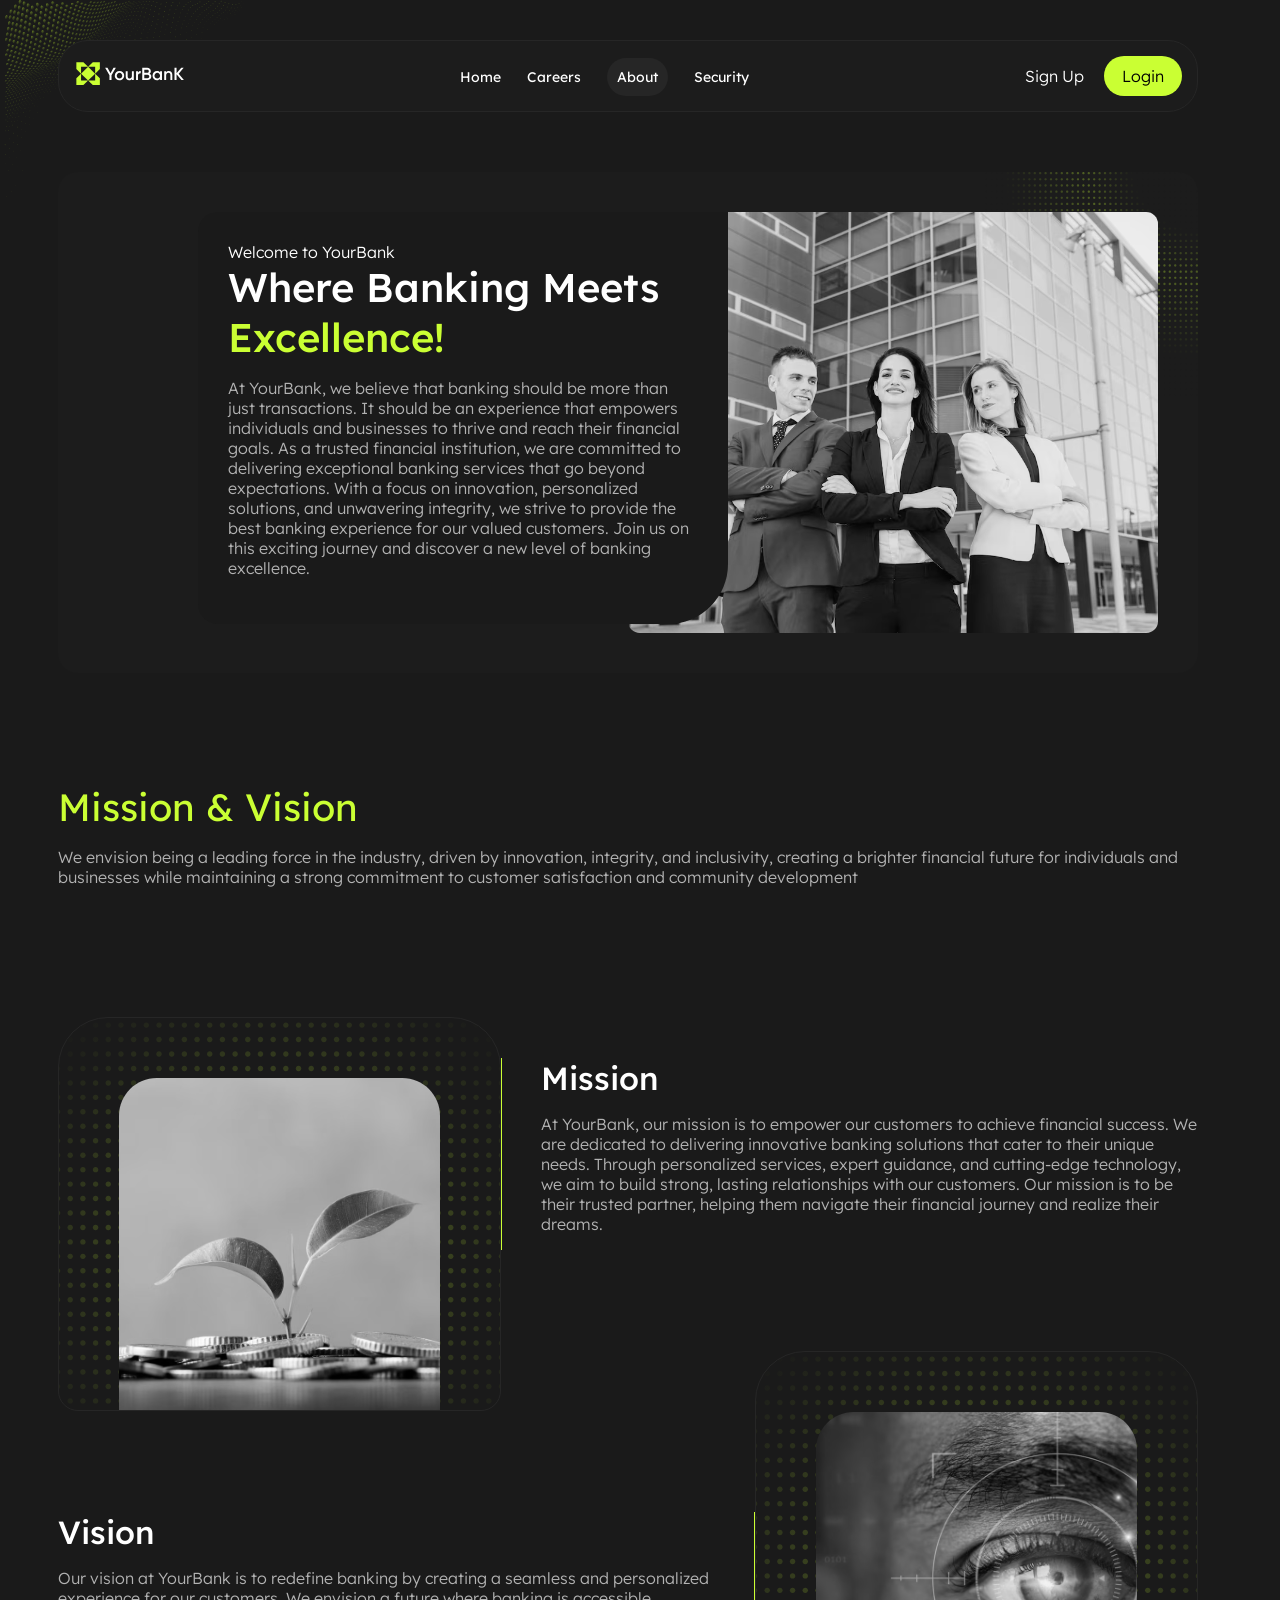
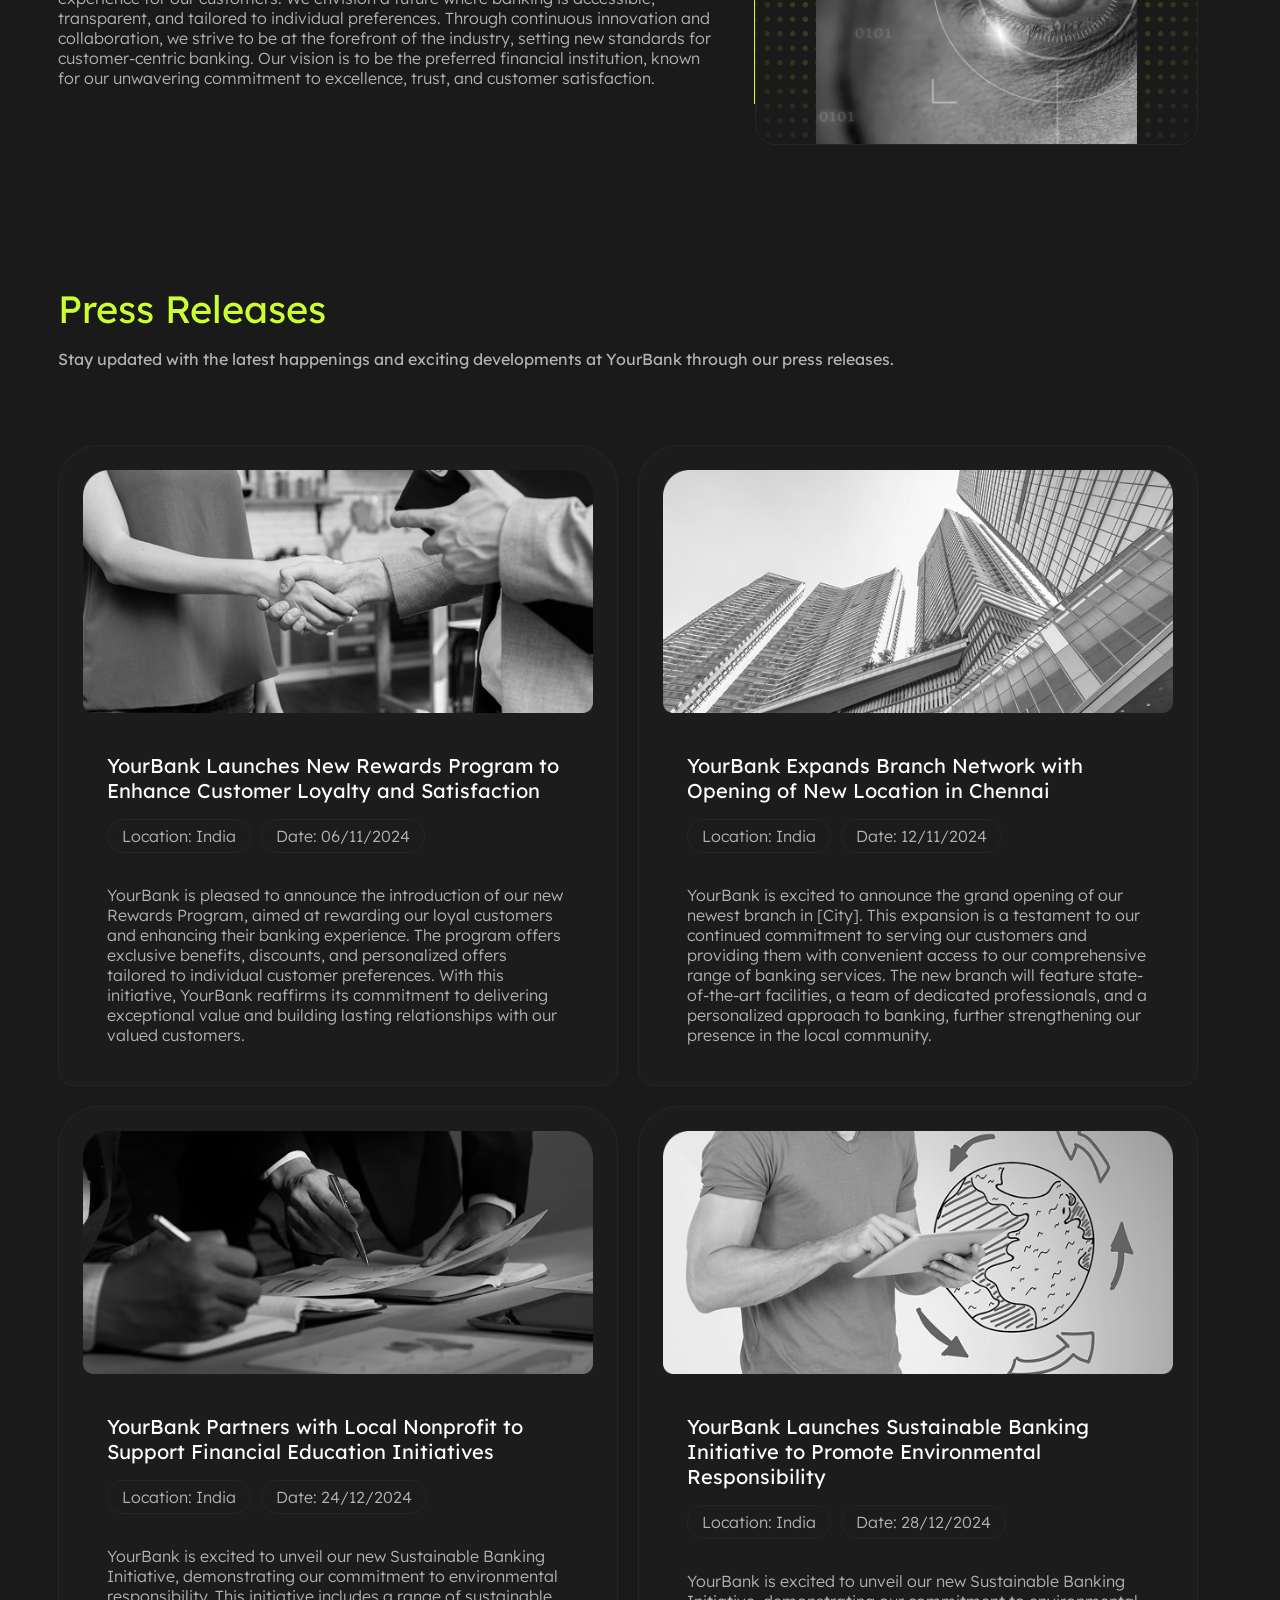
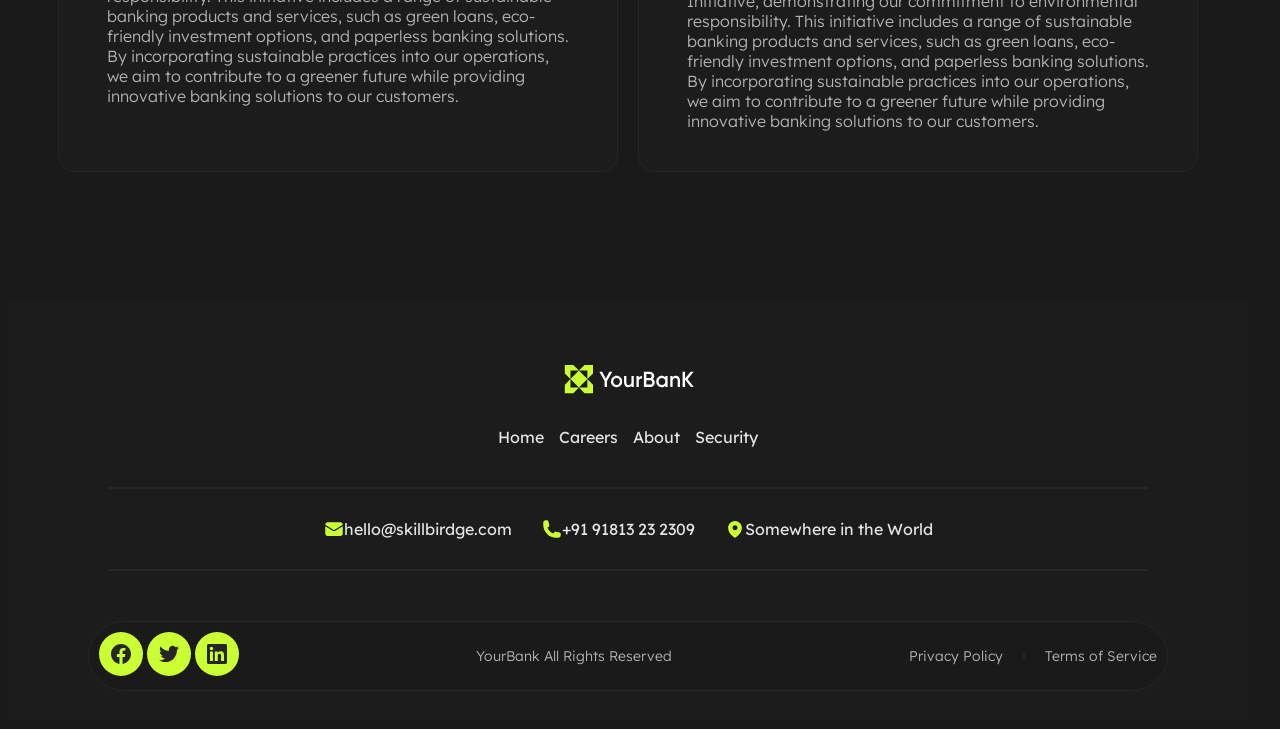
<file: about.html>
<!DOCTYPE html>
<html lang="en">
<head>
    <meta charset="UTF-8">
    <meta name="viewport" content="width=device-width, initial-scale=1.0">
    <title>Your Bank</title>
    <link rel="stylesheet" href="./css/style.css">
    <link rel="preconnect" href="https://fonts.googleapis.com">
    <link rel="preconnect" href="https://fonts.gstatic.com" crossorigin>
    <link href="https://fonts.googleapis.com/css2?family=Lexend:wght@100..900&display=swap" rel="stylesheet">
    <link rel="stylesheet" href="https://cdnjs.cloudflare.com/ajax/libs/font-awesome/6.5.0/css/all.min.css">
</head>
<body>
    
    <div class="container">
        <header class="header">
            <div class="header-inner">
                <a class="logo" href="./index.html">
                    <img src="./images/Logo.svg" width="110px" alt="Your Bank">
                </a>
                <nav class="header-menu" aria-label="main navigation">
                    <ul class="header-menu-list ">
                        <li class="header-menu-close">
                            <button class="header-menu-close-btn">
                                <img src="./icon/close-icon.svg" alt="">
                            </button>
                        </li>
                        <li class="header-menu-item">
                            <a class="header-menu-link" href="./index.html">Home</a>
                        </li>
                        <li class="header-menu-item">
                            <a class="header-menu-link" href="./careers.html">Careers</a>
                        </li>
                        <li class="header-menu-item">
                            <a class="header-menu-link is-current" href="./about.html">About</a>
                        </li>
                        <li class="header-menu-item">
                            <a class="header-menu-link" href="./security.html">Security</a>
                        </li>
                        <li class="mobile-menu-item">
                            <a class="header-menu-link sign-up" href="./sign-up.html">Sign Up</a>
                        </li>
                        <li class="mobile-menu-item">
                            <a class="header-menu-link login" href="./login.html">Login</a>
                        </li>
                    </ul>
                </nav>
                <div class="header-button">
                    <a class="sign-up" href="./sign-up.html">Sign Up</a>
                    <a class="login" href="./login.html">Login</a>
                </div>
                <button class="menu-btn" type="button">
                    <span></span>
                    <span></span>
                    <span></span>
                </button>
            </div>
        </header>

        <section class="hero-careers">
            <div class="hero-text">
                <span>Welcome to YourBank</span>
                <h1>Where Banking Meets <span>Excellence!</span></h1>
                <p>At YourBank, we believe that banking should be more than just transactions. It should be an experience that empowers individuals and businesses to thrive and reach their financial goals. As a trusted financial institution, we are committed to delivering exceptional banking services that go beyond expectations. With a focus on innovation, personalized solutions, and unwavering integrity, we strive to provide the best banking experience for our valued customers. Join us on this exciting journey and discover a new level of banking excellence.</p>
            </div>
            <img class="hero-image" src="./images/Image-hero-about.svg" alt="" width="60%">
        </section>

        <section class="mission">
            <h2>Mission & Vision</h2>
            <p>We envision being a leading force in the industry, driven by innovation, integrity, and inclusivity, creating a brighter financial future for individuals and businesses while maintaining a strong commitment to customer satisfaction and community development</p>
            <div class="lending">
                <div class="image mission">
                    <img src="./images/lending-image-1.svg" alt="">
                </div>
                <div class="info hr-1">
                    <h3>Mission</h3>
                    <p>At YourBank, our mission is to empower our customers to achieve financial success. We are dedicated to delivering innovative banking solutions that cater to their unique needs. Through personalized services, expert guidance, and cutting-edge technology, we aim to build strong, lasting relationships with our customers. Our mission is to be their trusted partner, helping them navigate their financial journey and realize their dreams.</p>
                </div>
            </div>
            <div class="lending">
                <div class="image vision">
                    <img src="./images/lending-image-2.svg" alt="">
                </div>
                <div class="info hr-2">
                    <h3>Vision</h3>
                    <p>Our vision at YourBank is to redefine banking by creating a seamless and personalized experience for our customers. We envision a future where banking is accessible, transparent, and tailored to individual preferences. Through continuous innovation and collaboration, we strive to be at the forefront of the industry, setting new standards for customer-centric banking. Our vision is to be the preferred financial institution, known for our unwavering commitment to excellence, trust, and customer satisfaction.</p>
                </div>
            </div>
        </section>

        <section class="releases">
            <h2>Press Releases</h2>
            <p>Stay updated with the latest happenings and exciting developments at YourBank through our press releases.</p>
            <div class="blocks">
                <div class="block">
                    <img src="./images/releases-Image-1.png" alt="">
                    <h3>YourBank Launches New Rewards Program to Enhance Customer Loyalty and Satisfaction</h3>
                    <div class="location">
                        <p>Location: India</p>
                        <p>Date: 06/11/2024</p>
                    </div>
                    <p>YourBank is pleased to announce the introduction of our new Rewards Program, aimed at rewarding our loyal customers and enhancing their banking experience. The program offers exclusive benefits, discounts, and personalized offers tailored to individual customer preferences. With this initiative, YourBank reaffirms its commitment to delivering exceptional value and building lasting relationships with our valued customers.</p>
                </div>
                <div class="block">
                    <img src="./images/releases-Image-2.png" alt="">
                    <h3>YourBank Expands Branch Network with Opening of New Location in Chennai</h3>
                    <div class="location">
                        <p>Location: India</p>
                        <p>Date: 12/11/2024</p>
                    </div>
                    <p>YourBank is excited to announce the grand opening of our newest branch in [City]. This expansion is a testament to our continued commitment to serving our customers and providing them with convenient access to our comprehensive range of banking services. The new branch will feature state-of-the-art facilities, a team of dedicated professionals, and a personalized approach to banking, further strengthening our presence in the local community.</p>
                </div>
                <div class="block">
                    <img src="./images/releases-Image-3.png" alt="">
                    <h3>YourBank Partners with Local Nonprofit to Support Financial Education Initiatives</h3>
                    <div class="location">
                        <p>Location: India</p>
                        <p>Date: 24/12/2024</p>
                    </div>
                    <p>YourBank is excited to unveil our new Sustainable Banking Initiative, demonstrating our commitment to environmental responsibility. This initiative includes a range of sustainable banking products and services, such as green loans, eco-friendly investment options, and paperless banking solutions. By incorporating sustainable practices into our operations, we aim to contribute to a greener future while providing innovative banking solutions to our customers.</p>
                </div>
                <div class="block">
                    <img src="./images/releases-Image-4.png" alt="">
                    <h3>YourBank Launches Sustainable Banking Initiative to Promote Environmental Responsibility</h3>
                    <div class="location">
                        <p>Location: India</p>
                        <p>Date: 28/12/2024</p>
                    </div>
                    <p>YourBank is excited to unveil our new Sustainable Banking Initiative, demonstrating our commitment to environmental responsibility. This initiative includes a range of sustainable banking products and services, such as green loans, eco-friendly investment options, and paperless banking solutions. By incorporating sustainable practices into our operations, we aim to contribute to a greener future while providing innovative banking solutions to our customers.</p>
                </div>
            </div>
        </section>
    </div>

    <footer class="footer-container">
        <img src="./images/Logo.svg" width="132" height="35" alt="">
        <nav class="footer-menu" aria-label="footer navigation">
            <ul class="footer-menu-list">
                <li class="footer-menu-item">
                    <a class="footer-menu-link" href="./index.html">Home</a>
                </li>
                <li class="footer-menu-item">
                    <a class="footer-menu-link" href="./careers.html">Careers</a>
                </li>
                <li class="footer-menu-item">
                    <a class="footer-menu-link" href="./about.html">About</a>
                </li>
                <li class="footer-menu-item">
                    <a class="footer-menu-link" href="./security.html">Security</a>
                </li>
            </ul>
        </nav>
        <hr class="product-hr">
        <div class="address">
            <div class="address-item">
                <img src="./icon/Icon-footer-1.svg" alt="">
                <a href="#">hello@skillbirdge.com</a>
            </div>
            <div class="address-item">
                <img src="./icon/Icon-footer-2.svg" alt="">
                <a href="#">+91 91813 23 2309</a>
            </div>
            <div class="address-item">
                <img src="./icon/Icon-footer-3.svg" alt="">
                <a href="#">Somewhere in the World</a>
            </div>
        </div>
        <hr class="product-hr">
        <div class="sites">
            <div class="site">
                <a href="https://facebook.com" target="_blank">
                    <img src="./icon/Button-site-1.svg" alt="" width="44" height="44">
                </a>
                <a href="https://twitter.com" target="_blank">
                    <img src="./icon/Button-site-2.svg" alt="" width="44" height="44">
                </a>
                <a href="https://linkedin.com" target="_blank">
                    <img src="./icon/Button-site-3.svg" alt="" width="44" height="44">
                </a>
            </div>
            <p>YourBank All Rights Reserved</p>
            <div class="info">
                <p>Privacy Policy</p>
                <hr class="product-hr">
                <p>Terms of Service</p>
            </div>
        </div>
    </footer>
    <script src="./js/main.js" defer></script>
</body>
</html>
</file>
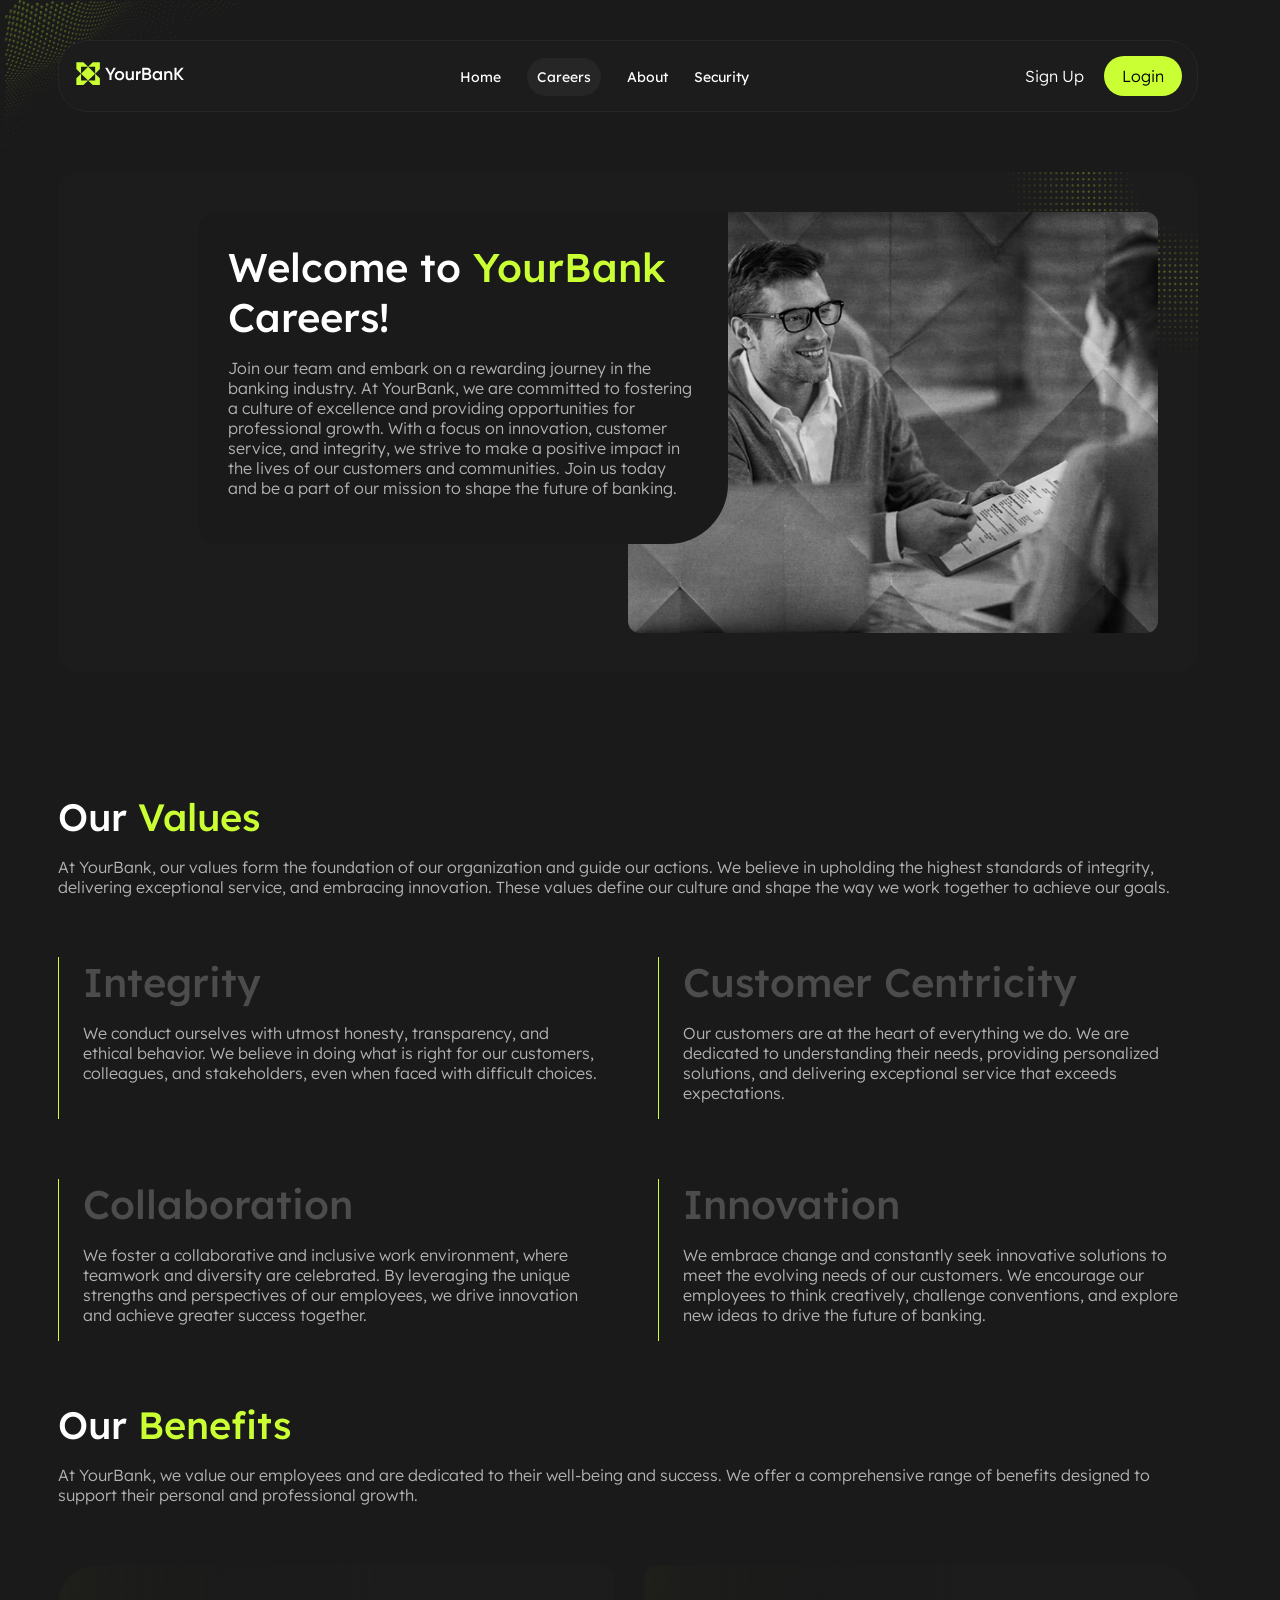
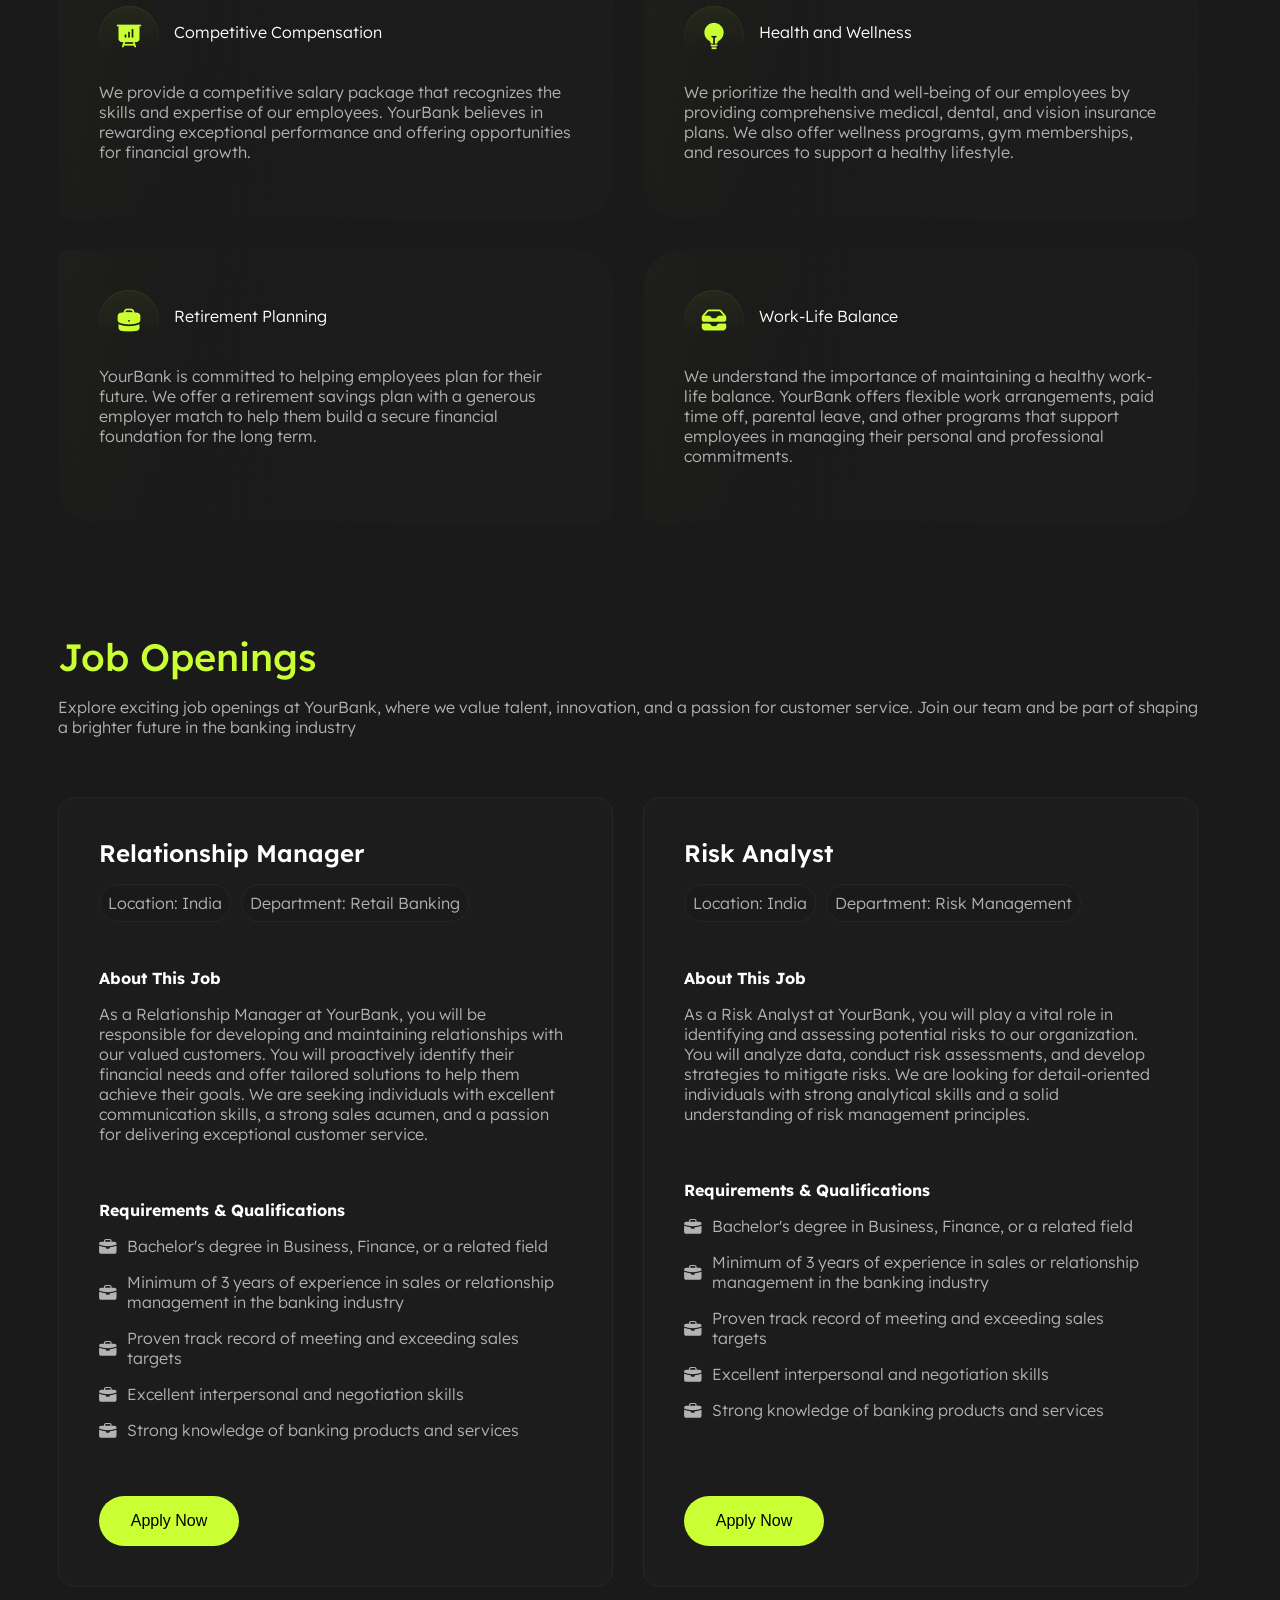
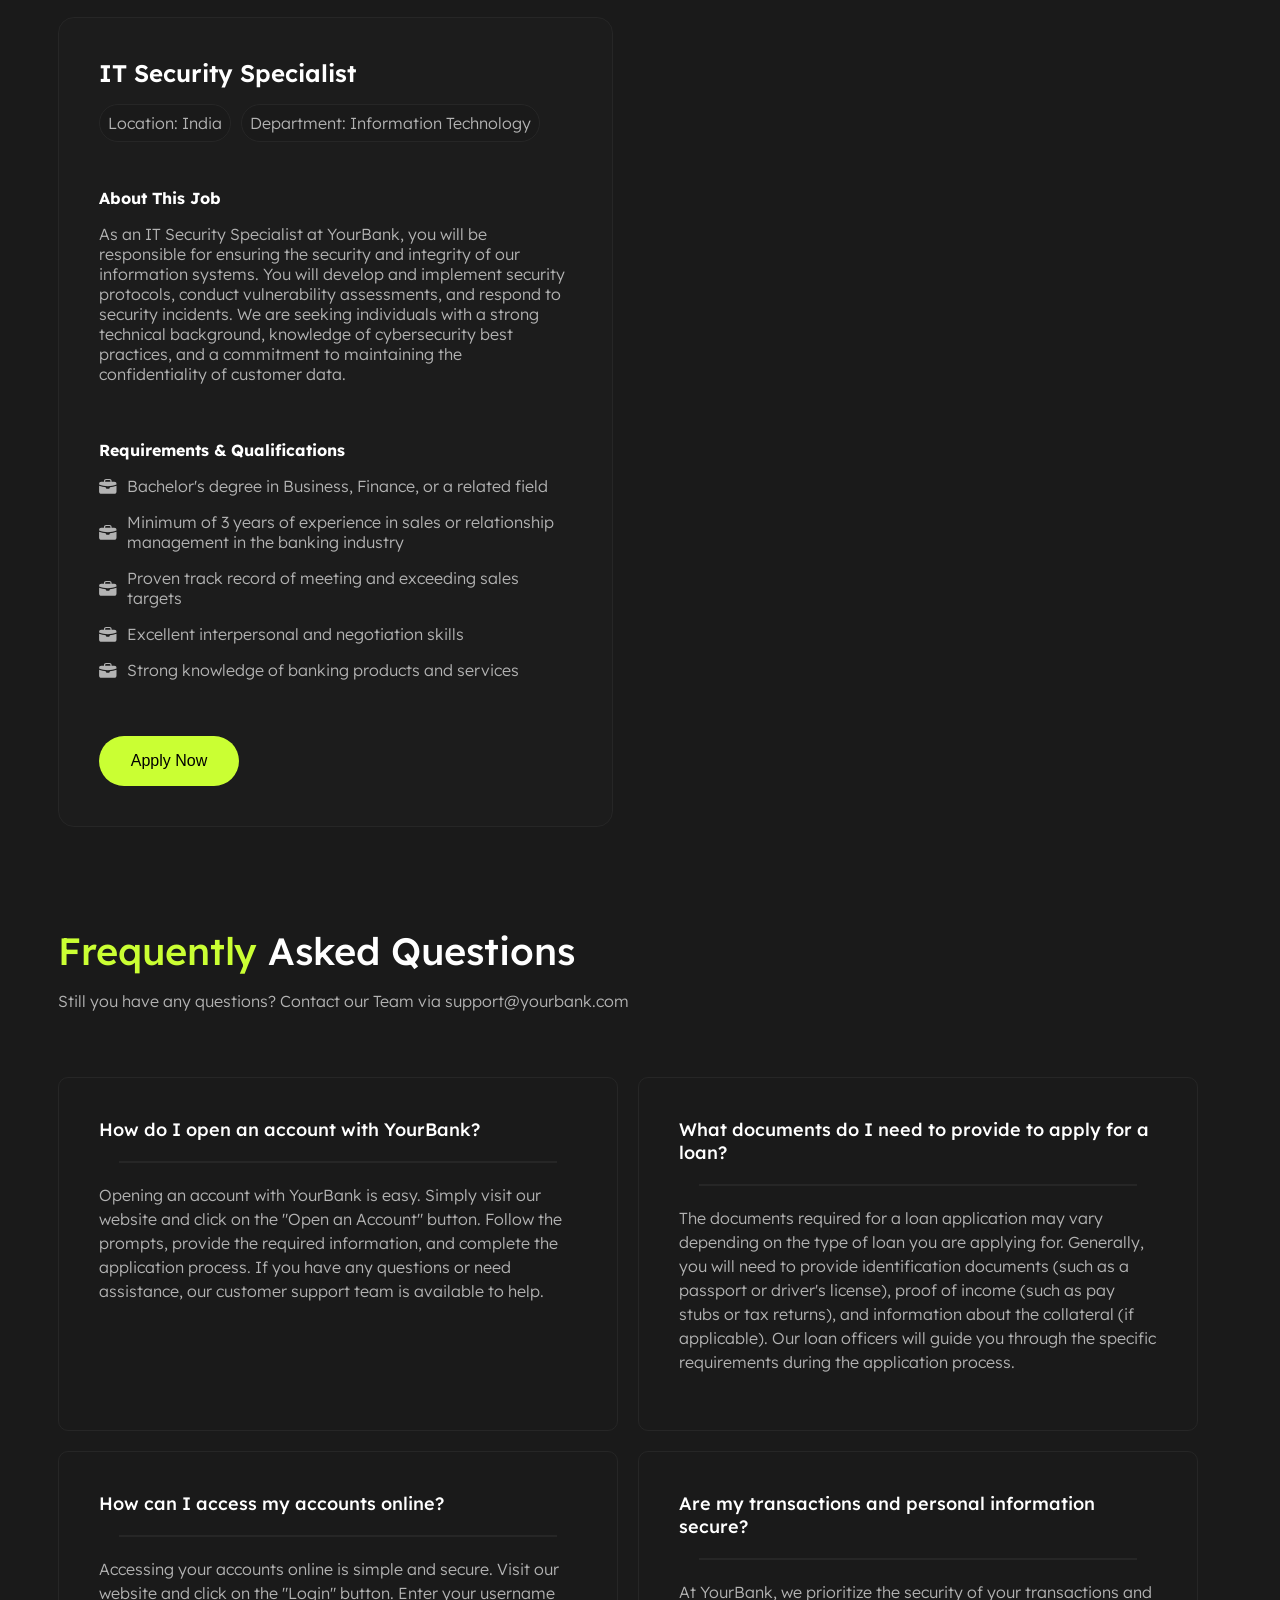
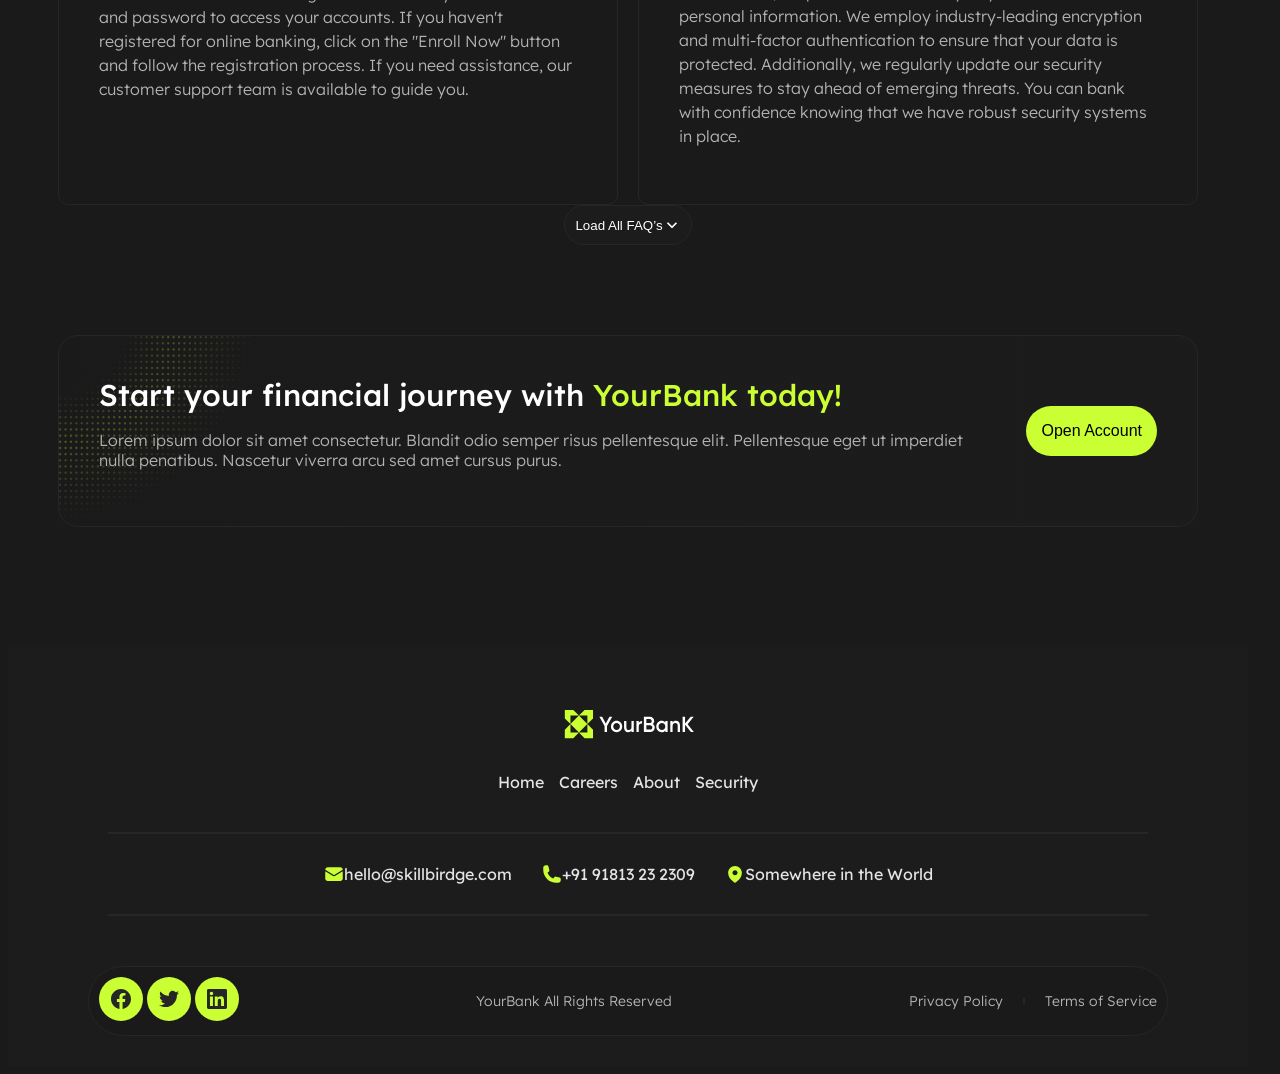
<file: careers.html>
<!DOCTYPE html>
<html lang="en">
<head>
    <meta charset="UTF-8">
    <meta name="viewport" content="width=device-width, initial-scale=1.0">
    <title>Your Bank</title>
    <link rel="stylesheet" href="./css/style.css">
    <link rel="preconnect" href="https://fonts.googleapis.com">
    <link rel="preconnect" href="https://fonts.gstatic.com" crossorigin>
    <link href="https://fonts.googleapis.com/css2?family=Lexend:wght@100..900&display=swap" rel="stylesheet">
    <link rel="stylesheet" href="https://cdnjs.cloudflare.com/ajax/libs/font-awesome/6.5.0/css/all.min.css">
</head>
<body>
    
    <div class="container">
        <header class="header">
            <div class="header-inner">
                <a class="logo" href="./index.html">
                    <img src="./images/Logo.svg" width="110px" alt="Your Bank">
                </a>
                <nav class="header-menu" aria-label="main navigation">
                    <ul class="header-menu-list ">
                        <li class="header-menu-close">
                            <button class="header-menu-close-btn">
                                <img src="./icon/close-icon.svg" alt="">
                            </button>
                        </li>
                        <li class="header-menu-item">
                            <a class="header-menu-link" href="./index.html">Home</a>
                        </li>
                        <li class="header-menu-item">
                            <a class="header-menu-link is-current" href="./careers.html">Careers</a>
                        </li>
                        <li class="header-menu-item">
                            <a class="header-menu-link" href="./about.html">About</a>
                        </li>
                        <li class="header-menu-item">
                            <a class="header-menu-link" href="./security.html">Security</a>
                        </li>
                        <li class="mobile-menu-item">
                            <a class="header-menu-link sign-up" href="./sign-up.html">Sign Up</a>
                        </li>
                        <li class="mobile-menu-item">
                            <a class="header-menu-link login" href="./login.html">Login</a>
                        </li>
                    </ul>
                </nav>
                <div class="header-button">
                    <a class="sign-up" href="./sign-up.html">Sign Up</a>
                    <a class="login" href="./login.html">Login</a>
                </div>
                <button class="menu-btn" type="button">
                    <span></span>
                    <span></span>
                    <span></span>
                </button>
            </div>
        </header>

        <section class="hero-careers">
            <div class="hero-text">
                <h1>Welcome to <span>YourBank</span> Careers!</h1>
                <p>Join our team and embark on a rewarding journey in the banking industry. At YourBank, we are committed to fostering a culture of excellence and providing opportunities for professional growth. With a focus on innovation, customer service, and integrity, we strive to make a positive impact in the lives of our customers and communities. Join us today and be a part of our mission to shape the future of banking.</p>
            </div>
            <img class="hero-image" src="./images/Image-hero-careers.png" alt="" width="60%">
        </section>

        <section class="values">
            <h2>Our <span>Values</span></h2>
            <p>At YourBank, our values form the foundation of our organization and guide our actions. We believe in upholding the highest standards of integrity, delivering exceptional service, and embracing innovation. These values define our culture and shape the way we work together to achieve our goals.</p>
            <div class="blocks">
                <div class="block">
                    <h2>Integrity</h2>
                    <p>We conduct ourselves with utmost honesty, transparency, and ethical behavior. We believe in doing what is right for our customers, colleagues, and stakeholders, even when faced with difficult choices.</p>
                </div>
                <div class="block">
                    <h2>Customer Centricity</h2>
                    <p>Our customers are at the heart of everything we do. We are dedicated to understanding their needs, providing personalized solutions, and delivering exceptional service that exceeds expectations.</p>
                </div>
                <div class="block">
                    <h2>Collaboration</h2>
                    <p>We foster a collaborative and inclusive work environment, where teamwork and diversity are celebrated. By leveraging the unique strengths and perspectives of our employees, we drive innovation and achieve greater success together.</p>
                </div>
                <div class="block">
                    <h2>Innovation</h2>
                    <p>We embrace change and constantly seek innovative solutions to meet the evolving needs of our customers. We encourage our employees to think creatively, challenge conventions, and explore new ideas to drive the future of banking.</p>
                </div>
            </div>
        </section>

        <section class="benefits">
            <h2>Our <span>Benefits</span></h2>
            <p>At YourBank, we value our employees and are dedicated to their well-being and success. We offer a comprehensive range of benefits designed to support their personal and professional growth.</p>
            <div class="cards">
                <div class="card">
                    <div class="title">
                        <img src="./icon/benefits-icon-1.png" alt="">
                        <p>Competitive Compensation</p>
                    </div>
                    <p>We provide a competitive salary package that recognizes the skills and expertise of our employees. YourBank believes in rewarding exceptional performance and offering opportunities for financial growth.</p>
                </div>
                <div class="card">
                    <div class="title">
                        <img src="./icon/benefits-icon-2.png" alt="">
                        <p>Health and Wellness</p>
                    </div>
                    <p>We prioritize the health and well-being of our employees by providing comprehensive medical, dental, and vision insurance plans. We also offer wellness programs, gym memberships, and resources to support a healthy lifestyle.</p>
                </div>
                <div class="card">
                    <div class="title">
                        <img src="./icon/benefits-icon-3.png" alt="">
                        <p>Retirement Planning</p>
                    </div>
                    <p>YourBank is committed to helping employees plan for their future. We offer a retirement savings plan with a generous employer match to help them build a secure financial foundation for the long term.</p>
                </div>
                <div class="card">
                    <div class="title">
                        <img src="./icon/benefits-icon-4.png" alt="">
                        <p>Work-Life Balance</p>
                    </div>
                    <p>We understand the importance of maintaining a healthy work-life balance. YourBank offers flexible work arrangements, paid time off, parental leave, and other programs that support employees in managing their personal and professional commitments.</p>
                </div>
            </div>
        </section>

        <section class="job">
            <h2>Job Openings</h2>
            <p>Explore exciting job openings at YourBank, where we value talent, innovation, and a passion for customer service. Join our team and be part of shaping a brighter future in the banking industry</p>
            <div class="blocks">
                <div class="block">
                    <h3>Relationship Manager</h3>
                    <div class="title">
                        <p>Location: India</p>
                        <p> Department: Retail Banking</p>
                    </div>    
                    <h4>About This Job</h4>
                    <p>As a Relationship Manager at YourBank, you will be responsible for developing and maintaining relationships with our valued customers. You will proactively identify their financial needs and offer tailored solutions to help them achieve their goals. We are seeking individuals with excellent communication skills, a strong sales acumen, and a passion for delivering exceptional customer service.</p>
                    <div class="info">
                        <h4>Requirements & Qualifications</h4>
                        <p class="requirements">Bachelor's degree in Business, Finance, or a related field</p>
                        <p class="requirements">Minimum of 3 years of experience in sales or relationship management in the banking industry</p>
                        <p class="requirements">Proven track record of meeting and exceeding sales targets</p>
                        <p class="requirements">Excellent interpersonal and negotiation skills</p>
                        <p class="requirements">Strong knowledge of banking products and services</p>
                    </div>
                    <button class="button">Apply Now</button>
                </div>
                <div class="block">
                    <h3>Risk Analyst</h3>
                    <div class="title">
                        <p>Location: India</p>
                        <p>Department: Risk Management</p>
                    </div>    
                    <h4>About This Job</h4>
                    <p>As a Risk Analyst at YourBank, you will play a vital role in identifying and assessing potential risks to our organization. You will analyze data, conduct risk assessments, and develop strategies to mitigate risks. We are looking for detail-oriented individuals with strong analytical skills and a solid understanding of risk management principles.</p>
                    <div class="info">
                        <h4>Requirements & Qualifications</h4>
                        <p class="requirements">Bachelor's degree in Business, Finance, or a related field</p>
                        <p class="requirements">Minimum of 3 years of experience in sales or relationship management in the banking industry</p>
                        <p class="requirements">Proven track record of meeting and exceeding sales targets</p>
                        <p class="requirements">Excellent interpersonal and negotiation skills</p>
                        <p class="requirements">Strong knowledge of banking products and services</p>
                    </div>
                    <button class="button">Apply Now</button>
                </div>
                <div class="block">
                    <h3>IT Security Specialist</h3>
                    <div class="title">
                        <p>Location: India</p>
                        <p>Department: Information Technology</p>
                    </div>    
                    <h4>About This Job</h4>
                    <p>As an IT Security Specialist at YourBank, you will be responsible for ensuring the security and integrity of our information systems. You will develop and implement security protocols, conduct vulnerability assessments, and respond to security incidents. We are seeking individuals with a strong technical background, knowledge of cybersecurity best practices, and a commitment to maintaining the confidentiality of customer data.</p>
                    <div class="info">
                        <h4>Requirements & Qualifications</h4>
                        <p class="requirements">Bachelor's degree in Business, Finance, or a related field</p>
                        <p class="requirements">Minimum of 3 years of experience in sales or relationship management in the banking industry</p>
                        <p class="requirements">Proven track record of meeting and exceeding sales targets</p>
                        <p class="requirements">Excellent interpersonal and negotiation skills</p>
                        <p class="requirements">Strong knowledge of banking products and services</p>
                    </div>
                    <button class="button">Apply Now</button>
                </div>
            </div>
        </section>

        <section class="frequently">
            <h2><span>Frequently</span> Asked Questions</h2>
            <p>Still you have any questions? Contact our Team via support@yourbank.com</p>
            <div class="frequently-blocks">
                <div class="frequently-block">
                    <h3>How do I open an account with YourBank?</h3>
                    <hr class="product-hr">
                    <p>Opening an account with YourBank is easy. Simply visit our website and click on the "Open an Account" button. Follow the prompts, provide the required information, and complete the application process. If you have any questions or need assistance, our customer support team is available to help.</p>
                </div>
                <div class="frequently-block">
                    <h3>What documents do I need to provide to apply for a loan?</h3>
                    <hr class="product-hr">
                    <p>The documents required for a loan application may vary depending on the type of loan you are applying for. Generally, you will need to provide identification documents (such as a passport or driver's license), proof of income (such as pay stubs or tax returns), and information about the collateral (if applicable). Our loan officers will guide you through the specific requirements during the application process.</p>
                </div>
                <div class="frequently-block">
                    <h3>How can I access my accounts online?</h3>
                    <hr class="product-hr">
                    <p>Accessing your accounts online is simple and secure. Visit our website and click on the "Login" button. Enter your username and password to access your accounts. If you haven't registered for online banking, click on the "Enroll Now" button and follow the registration process. If you need assistance, our customer support team is available to guide you.</p>
                </div>
                <div class="frequently-block">
                    <h3>Are my transactions and personal information secure?</h3>
                    <hr class="product-hr">
                    <p>At YourBank, we prioritize the security of your transactions and personal information. We employ industry-leading encryption and multi-factor authentication to ensure that your data is protected. Additionally, we regularly update our security measures to stay ahead of emerging threats. You can bank with confidence knowing that we have robust security systems in place.</p>
                </div>
            </div>
            <button class="frequently-btn">Load All FAQ’s
                <img src="./icon/Icon-button.png" alt=""></button>
        </section>

        <section class="today">
            <div class="info">
            <h3>Start your financial journey with <span>YourBank today!</span></h3>
            <p>Lorem ipsum dolor sit amet consectetur. Blandit odio semper risus pellentesque elit. Pellentesque eget ut imperdiet nulla penatibus. Nascetur viverra arcu sed amet cursus purus.</p>
            </div>
            <button class="button">Open Account</button>
        </section>
    </div>
    <footer class="footer-container">
        <img src="./images/Logo.svg" width="132" height="35" alt="">
        <nav class="footer-menu" aria-label="footer navigation">
            <ul class="footer-menu-list">
                <li class="footer-menu-item">
                    <a class="footer-menu-link" href="./index.html">Home</a>
                </li>
                <li class="footer-menu-item">
                    <a class="footer-menu-link" href="./careers.html">Careers</a>
                </li>
                <li class="footer-menu-item">
                    <a class="footer-menu-link" href="./about.html">About</a>
                </li>
                <li class="footer-menu-item">
                    <a class="footer-menu-link" href="./security.html">Security</a>
                </li>
            </ul>
        </nav>
        <hr class="product-hr">
        <div class="address">
            <div class="address-item">
                <img src="./icon/Icon-footer-1.svg" alt="">
                <a href="#">hello@skillbirdge.com</a>
            </div>
            <div class="address-item">
                <img src="./icon/Icon-footer-2.svg" alt="">
                <a href="#">+91 91813 23 2309</a>
            </div>
            <div class="address-item">
                <img src="./icon/Icon-footer-3.svg" alt="">
                <a href="#">Somewhere in the World</a>
            </div>
        </div>
        <hr class="product-hr">
        <div class="sites">
            <div class="site">
                <a href="https://facebook.com" target="_blank">
                    <img src="./icon/Button-site-1.svg" alt="" width="44" height="44">
                </a>
                <a href="https://twitter.com" target="_blank">
                    <img src="./icon/Button-site-2.svg" alt="" width="44" height="44">
                </a>
                <a href="https://linkedin.com" target="_blank">
                    <img src="./icon/Button-site-3.svg" alt="" width="44" height="44">
                </a>
            </div>
            <p>YourBank All Rights Reserved</p>
            <div class="info">
                <p>Privacy Policy</p>
                <hr class="product-hr">
                <p>Terms of Service</p>
            </div>
        </div>
    </footer>
    <script src="./js/main.js" defer></script>
</body>
</html>
</file>
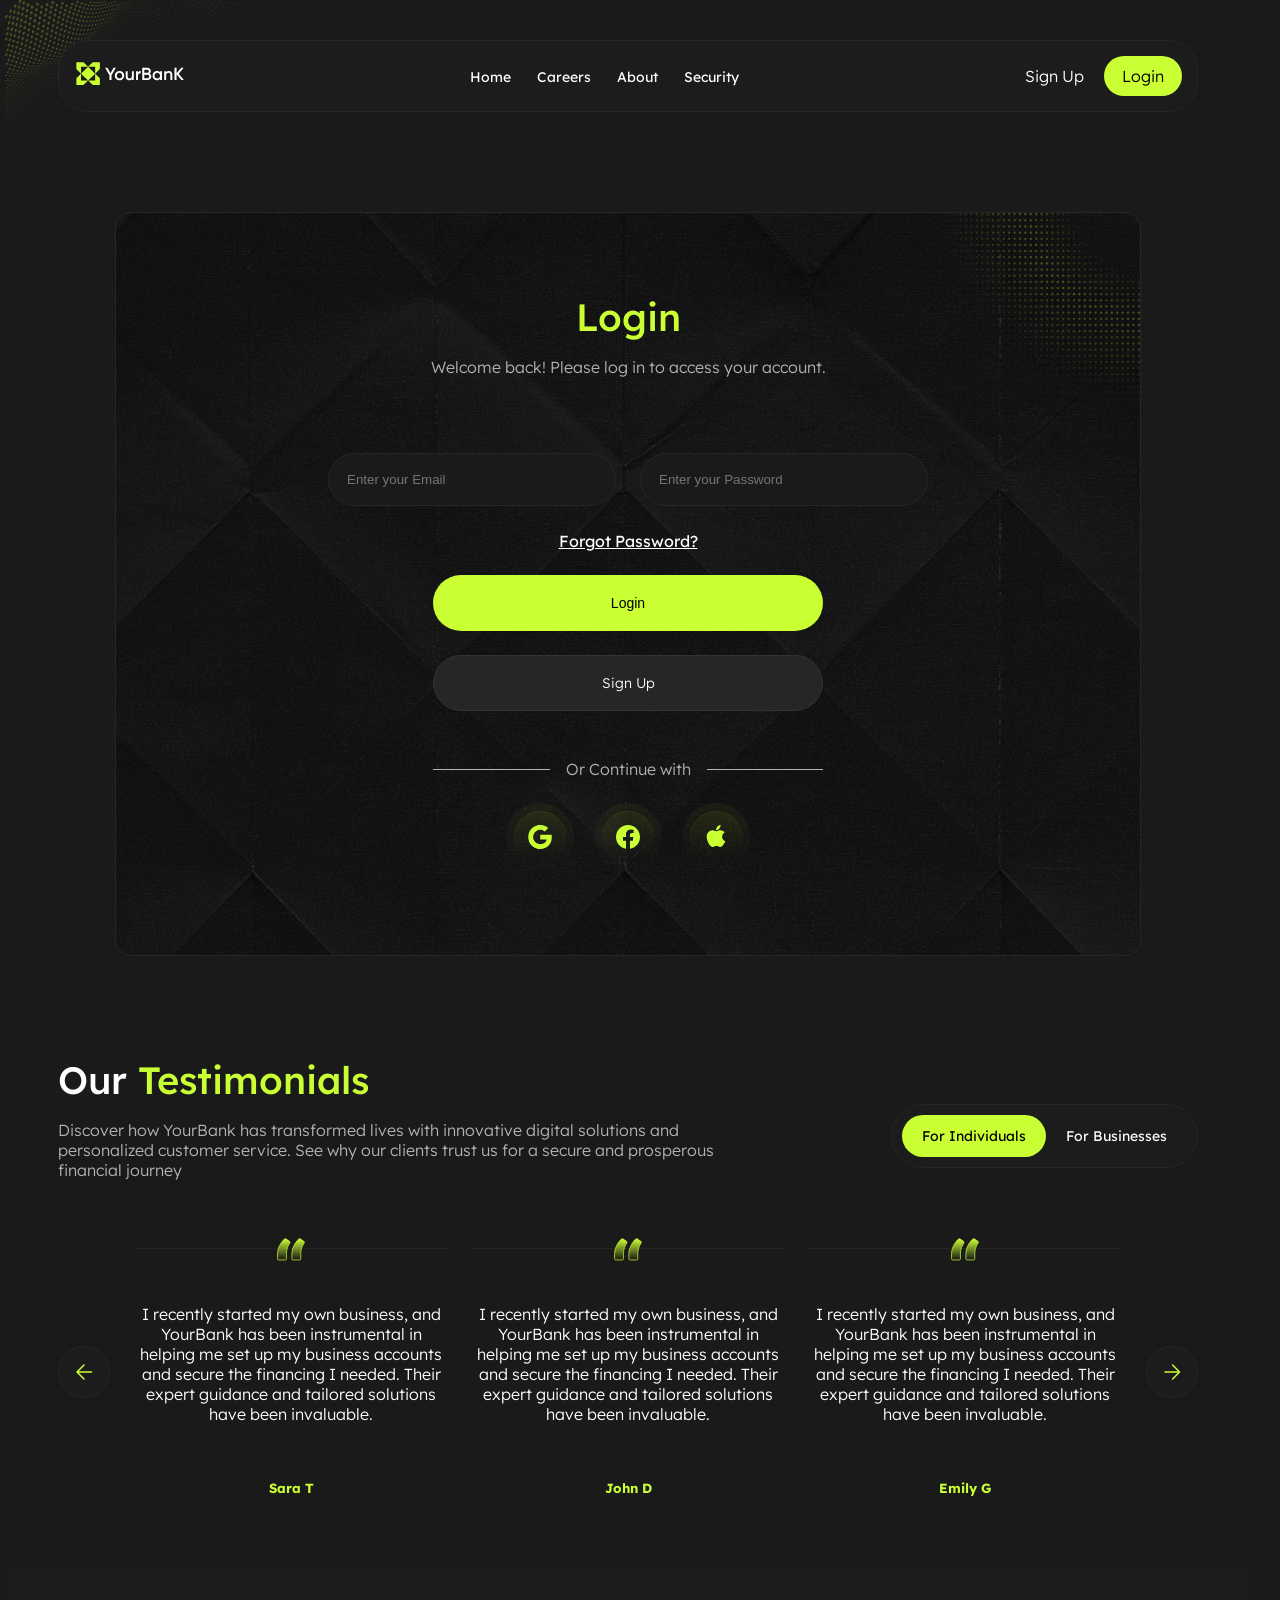
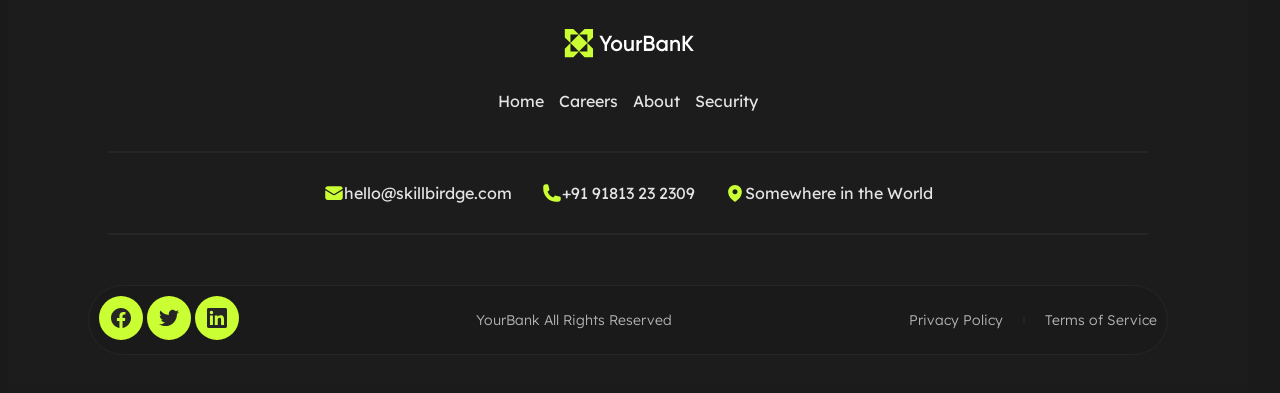
<file: login.html>
<!DOCTYPE html>
<html lang="en">
<head>
    <meta charset="UTF-8">
    <meta name="viewport" content="width=device-width, initial-scale=1.0">
    <title>Your Bank</title>
    <link rel="stylesheet" href="./css/style.css">
    <link rel="preconnect" href="https://fonts.googleapis.com">
    <link rel="preconnect" href="https://fonts.gstatic.com" crossorigin>
    <link href="https://fonts.googleapis.com/css2?family=Lexend:wght@100..900&display=swap" rel="stylesheet">
    <link rel="stylesheet" href="https://cdnjs.cloudflare.com/ajax/libs/font-awesome/6.5.0/css/all.min.css">
</head>
<body>
    
    <div class="container">
        <header class="header">
            <div class="header-inner">
                <a class="logo" href="./index.html">
                    <img src="./images/Logo.svg" width="110px" alt="Your Bank">
                </a>
                <nav class="header-menu" aria-label="main navigation">
                    <ul class="header-menu-list ">
                        <li class="header-menu-close">
                            <button class="header-menu-close-btn">
                                <img src="./icon/close-icon.svg" alt="">
                            </button>
                        </li>
                        <li class="header-menu-item">
                            <a class="header-menu-link" href="./index.html">Home</a>
                        </li>
                        <li class="header-menu-item">
                            <a class="header-menu-link" href="./careers.html">Careers</a>
                        </li>
                        <li class="header-menu-item">
                            <a class="header-menu-link" href="./about.html">About</a>
                        </li>
                        <li class="header-menu-item">
                            <a class="header-menu-link" href="./security.html">Security</a>
                        </li>
                        <li class="mobile-menu-item">
                            <a class="header-menu-link sign-up" href="./sign-up.html">Sign Up</a>
                        </li>
                        <li class="mobile-menu-item">
                            <a class="header-menu-link login" href="./login.html">Login</a>
                        </li>
                    </ul>
                </nav>
                <div class="header-button">
                    <a class="sign-up" href="./sign-up.html">Sign Up</a>
                    <a class="login" href="./login.html">Login</a>
                </div>
                <button class="menu-btn" type="button">
                    <span></span>
                    <span></span>
                    <span></span>
                </button>
            </div>
        </header>

        <section class="login-hero">
            <img src="./images/card-banner-2.svg" alt="">
            <h2>Login</h2>
            <p>Welcome back! Please log in to access your account.</p>
            <form class="form">
                <div class="inline">
                    <input type="email" placeholder="Enter your Email">
                    <input type="password" placeholder="Enter your Password">
                </div>
                <div class="forgot">
                    <a class="forgot-password" href="">Forgot Password?</a>
                    <button class="button-login" type="submit">Login</button>
                    <a class="sign-up-in-login" href="./sign-up.html">Sign Up</a>
                    <p class="or">Or Continue with</p>
                </div>
                <div class="sites-login">
                    <a href="https://google.com" target="_blank">
                        <img src="./icon/login-icon-1.svg" alt="" width="68" height="68">
                    </a>
                    <a href="https://facebook.com" target="_blank">
                        <img src="./icon/login-icon-2.svg" alt="" width="68" height="68">
                    </a>
                    <a href="https://apple.com" target="_blank">
                        <img src="./icon/login-icon-3.svg" alt="" width="68" height="68">
                    </a>
                </div>
            </form>
        </section>

        <section class="testimonials">
            <h2>Our <span>Testimonials</span></h2>
            <div class="title">
                <p>Discover how YourBank has transformed lives with innovative digital solutions and personalized customer service. See why our clients trust us for a secure and prosperous financial journey</p>
                <div class="title-btn">
                    <input type="radio" id="and" name="whu" checked>
                    <label for="and">For Individuals</label>

                    <input type="radio" id="bes" name="whu">
                    <label for="bes">For Businesses</label>
                </div>
            </div>
                <div class="sliders">
                    <img class="button-slider" src="./icon/Button-slider-left.svg" alt="">
                    <div class="slider">
                        <div class="icon"></div>
                        <p>I recently started my own business, and YourBank has been instrumental in helping me set up my business accounts and secure the financing I needed. Their expert guidance and tailored solutions have been invaluable.</p>
                        <h5>Sara T</h5>
                    </div>
                    <div class="slider">
                        <div class="icon"></div>
                        <p>I recently started my own business, and YourBank has been instrumental in helping me set up my business accounts and secure the financing I needed. Their expert guidance and tailored solutions have been invaluable.</p>
                        <h5>John D</h5>
                    </div>
                    <div class="slider">
                        <div class="icon"></div>
                        <p>I recently started my own business, and YourBank has been instrumental in helping me set up my business accounts and secure the financing I needed. Their expert guidance and tailored solutions have been invaluable.</p>
                        <h5>Emily G</h5>
                    </div>
                    <img class="button-slider" src="./icon/Button-slider-right.svg" alt="">
                </div>
        </section>
    </div>
    <footer class="footer-container">
        <img src="./images/Logo.svg" width="132" height="35" alt="">
        <nav class="footer-menu" aria-label="footer navigation">
            <ul class="footer-menu-list">
                <li class="footer-menu-item">
                    <a class="footer-menu-link" href="./index.html">Home</a>
                </li>
                <li class="footer-menu-item">
                    <a class="footer-menu-link" href="./careers.html">Careers</a>
                </li>
                <li class="footer-menu-item">
                    <a class="footer-menu-link" href="./about.html">About</a>
                </li>
                <li class="footer-menu-item">
                    <a class="footer-menu-link" href="./security.html">Security</a>
                </li>
            </ul>
        </nav>
        <hr class="product-hr">
        <div class="address">
            <div class="address-item">
                <img src="./icon/Icon-footer-1.svg" alt="">
                <a href="#">hello@skillbirdge.com</a>
            </div>
            <div class="address-item">
                <img src="./icon/Icon-footer-2.svg" alt="">
                <a href="#">+91 91813 23 2309</a>
            </div>
            <div class="address-item">
                <img src="./icon/Icon-footer-3.svg" alt="">
                <a href="#">Somewhere in the World</a>
            </div>
        </div>
        <hr class="product-hr">
        <div class="sites">
            <div class="site">
                <a href="https://facebook.com" target="_blank">
                    <img src="./icon/Button-site-1.svg" alt="" width="44" height="44">
                </a>
                <a href="https://twitter.com" target="_blank">
                    <img src="./icon/Button-site-2.svg" alt="" width="44" height="44">
                </a>
                <a href="https://linkedin.com" target="_blank">
                    <img src="./icon/Button-site-3.svg" alt="" width="44" height="44">
                </a>
            </div>
            <p>YourBank All Rights Reserved</p>
            <div class="info">
                <p>Privacy Policy</p>
                <hr class="product-hr">
                <p>Terms of Service</p>
            </div>
        </div>
    </footer>
    <script src="./js/main.js" defer></script>
</body>
</html>
</file>
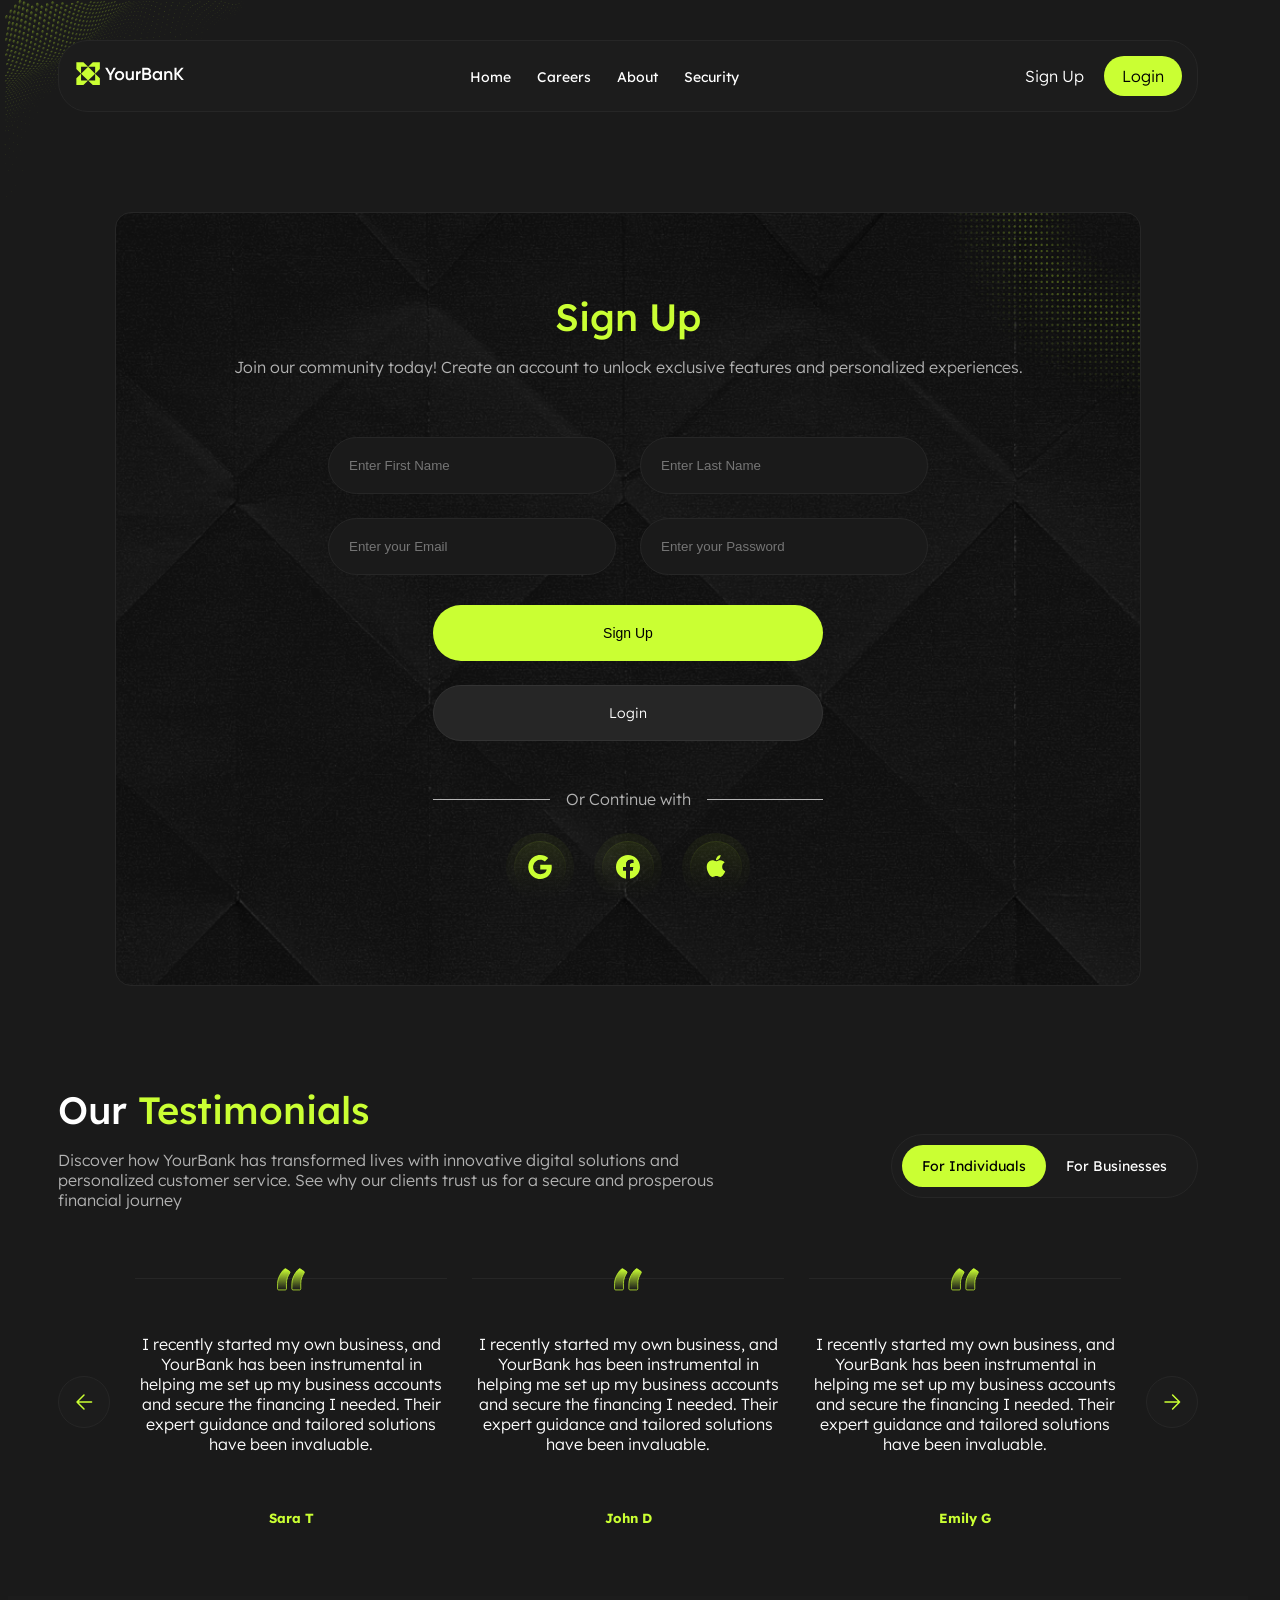
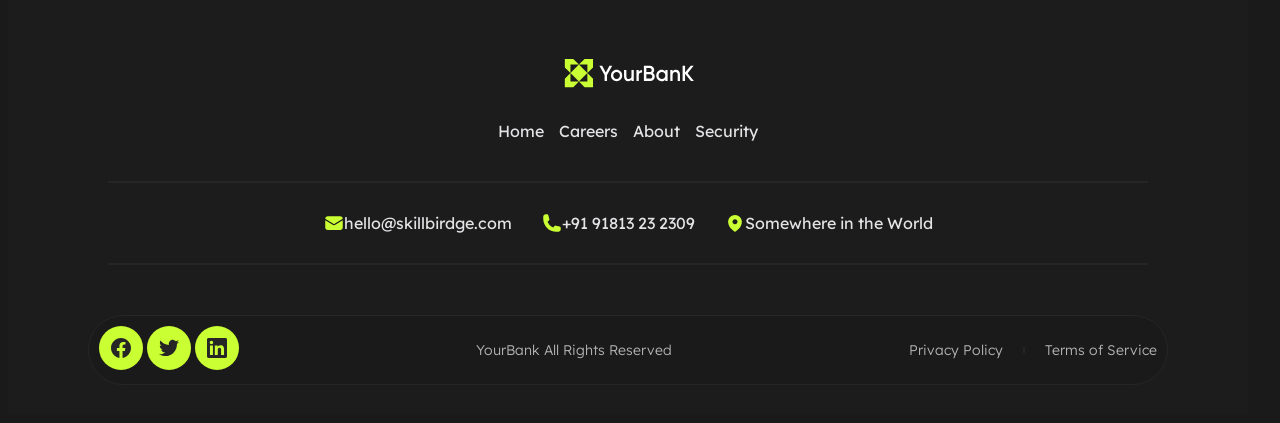
<file: sign-up.html>
<!DOCTYPE html>
<html lang="en">
<head>
    <meta charset="UTF-8">
    <meta name="viewport" content="width=device-width, initial-scale=1.0">
    <title>Your Bank</title>
    <link rel="stylesheet" href="./css/style.css">
    <link rel="preconnect" href="https://fonts.googleapis.com">
    <link rel="preconnect" href="https://fonts.gstatic.com" crossorigin>
    <link href="https://fonts.googleapis.com/css2?family=Lexend:wght@100..900&display=swap" rel="stylesheet">
    <link rel="stylesheet" href="https://cdnjs.cloudflare.com/ajax/libs/font-awesome/6.5.0/css/all.min.css">
</head>
<body>
    
    <div class="container">
        <header class="header">
            <div class="header-inner">
                <a class="logo" href="./index.html">
                    <img src="./images/Logo.svg" width="110px" alt="Your Bank">
                </a>
                <nav class="header-menu" aria-label="main navigation">
                    <ul class="header-menu-list ">
                        <li class="header-menu-close">
                            <button class="header-menu-close-btn">
                                <img src="./icon/close-icon.svg" alt="">
                            </button>
                        </li>
                        <li class="header-menu-item">
                            <a class="header-menu-link" href="./index.html">Home</a>
                        </li>
                        <li class="header-menu-item">
                            <a class="header-menu-link" href="./careers.html">Careers</a>
                        </li>
                        <li class="header-menu-item">
                            <a class="header-menu-link" href="./about.html">About</a>
                        </li>
                        <li class="header-menu-item">
                            <a class="header-menu-link" href="./security.html">Security</a>
                        </li>
                        <li class="mobile-menu-item">
                            <a class="header-menu-link sign-up" href="./sign-up.html">Sign Up</a>
                        </li>
                        <li class="mobile-menu-item">
                            <a class="header-menu-link login" href="./login.html">Login</a>
                        </li>
                    </ul>
                </nav>
                <div class="header-button">
                    <a class="sign-up" href="./sign-up.html">Sign Up</a>
                    <a class="login" href="./login.html">Login</a>
                </div>
                <button class="menu-btn" type="button">
                    <span></span>
                    <span></span>
                    <span></span>
                </button>
            </div>
        </header>

        <section class="login-hero">
            <img src="./images/card-banner-2.svg" alt="">
            <h2>Sign Up</h2>
            <p>Join our community today! Create an account to unlock exclusive features and personalized experiences.</p>
            <form class="form">
                <div class="inline-sign">
                    <input type="text" placeholder="Enter First Name">
                    <input type="text" placeholder="Enter Last Name">
                    <input type="email" placeholder="Enter your Email">
                    <input type="password" placeholder="Enter your Password">
                </div>
                <div class="forgot">
                    <a class="forgot-password-sign" href="">Forgot Password?</a>
                    <button class="button-login" type="submit">Sign Up</button>
                    <a class="sign-up-in-login" href="./login.html">Login</a>
                    <p class="or">Or Continue with</p>
                </div>
                <div class="sites-login">
                    <a href="https://google.com" target="_blank">
                        <img src="./icon/login-icon-1.svg" alt="" width="68" height="68">
                    </a>
                    <a href="https://facebook.com" target="_blank">
                        <img src="./icon/login-icon-2.svg" alt="" width="68" height="68">
                    </a>
                    <a href="https://apple.com" target="_blank">
                        <img src="./icon/login-icon-3.svg" alt="" width="68" height="68">
                    </a>
                </div>
            </form>
        </section>

        <section class="testimonials">
            <h2>Our <span>Testimonials</span></h2>
            <div class="title">
                <p>Discover how YourBank has transformed lives with innovative digital solutions and personalized customer service. See why our clients trust us for a secure and prosperous financial journey</p>
                <div class="title-btn">
                    <input type="radio" id="and" name="whu" checked>
                    <label for="and">For Individuals</label>

                    <input type="radio" id="bes" name="whu">
                    <label for="bes">For Businesses</label>
                </div>
            </div>
                <div class="sliders">
                    <img class="button-slider" src="./icon/Button-slider-left.svg" alt="">
                    <div class="slider">
                        <div class="icon"></div>
                        <p>I recently started my own business, and YourBank has been instrumental in helping me set up my business accounts and secure the financing I needed. Their expert guidance and tailored solutions have been invaluable.</p>
                        <h5>Sara T</h5>
                    </div>
                    <div class="slider">
                        <div class="icon"></div>
                        <p>I recently started my own business, and YourBank has been instrumental in helping me set up my business accounts and secure the financing I needed. Their expert guidance and tailored solutions have been invaluable.</p>
                        <h5>John D</h5>
                    </div>
                    <div class="slider">
                        <div class="icon"></div>
                        <p>I recently started my own business, and YourBank has been instrumental in helping me set up my business accounts and secure the financing I needed. Their expert guidance and tailored solutions have been invaluable.</p>
                        <h5>Emily G</h5>
                    </div>
                    <img class="button-slider" src="./icon/Button-slider-right.svg" alt="">
                </div>
        </section>
    </div>
    <footer class="footer-container">
        <img src="./images/Logo.svg" width="132" height="35" alt="">
        <nav class="footer-menu" aria-label="footer navigation">
            <ul class="footer-menu-list">
                <li class="footer-menu-item">
                    <a class="footer-menu-link" href="./index.html">Home</a>
                </li>
                <li class="footer-menu-item">
                    <a class="footer-menu-link" href="./careers.html">Careers</a>
                </li>
                <li class="footer-menu-item">
                    <a class="footer-menu-link" href="./about.html">About</a>
                </li>
                <li class="footer-menu-item">
                    <a class="footer-menu-link" href="./security.html">Security</a>
                </li>
            </ul>
        </nav>
        <hr class="product-hr">
        <div class="address">
            <div class="address-item">
                <img src="./icon/Icon-footer-1.svg" alt="">
                <a href="#">hello@skillbirdge.com</a>
            </div>
            <div class="address-item">
                <img src="./icon/Icon-footer-2.svg" alt="">
                <a href="#">+91 91813 23 2309</a>
            </div>
            <div class="address-item">
                <img src="./icon/Icon-footer-3.svg" alt="">
                <a href="#">Somewhere in the World</a>
            </div>
        </div>
        <hr class="product-hr">
        <div class="sites">
            <div class="site">
                <a href="https://facebook.com" target="_blank">
                    <img src="./icon/Button-site-1.svg" alt="" width="44" height="44">
                </a>
                <a href="https://twitter.com" target="_blank">
                    <img src="./icon/Button-site-2.svg" alt="" width="44" height="44">
                </a>
                <a href="https://linkedin.com" target="_blank">
                    <img src="./icon/Button-site-3.svg" alt="" width="44" height="44">
                </a>
            </div>
            <p>YourBank All Rights Reserved</p>
            <div class="info">
                <p>Privacy Policy</p>
                <hr class="product-hr">
                <p>Terms of Service</p>
            </div>
        </div>
    </footer>
    <script src="./js/main.js" defer></script>
</body>
</html>
</file>
<file: css/style.css>
html {
  box-sizing: border-box;
}

*,
*::after,
*::before {
  box-sizing: inherit;
}

a {
  text-decoration: none;
}

ul {
  padding: 0;
  margin: 0;
  list-style: none;
}

h1, h2, h3, h4, h5, h6 {
  margin: 0;
}

p {
  color: #B3B3B3;
}

body {
  color: #fff;
  font-family: "Lexend", sans-serif;
  font-optical-sizing: auto;
  font-weight: 300;
  font-style: normal;
  background: url(../images/gradient-home-logo.png) no-repeat;
  background-color: #1A1A1A;
  max-width: 1240px;
}

.container {
  margin: 0 auto;
  margin-right: 50px;
  margin-left: 50px;
}

.header {
  margin-top: 40px;
  background-color: #1C1C1C;
  border-radius: 30px;
  border: 1px solid #262626;
  padding: 15px;
}

.header-inner {
  display: flex;
  justify-content: space-between;
  align-items: center;
}

.header-menu-list {
  display: flex;
  gap: 26px;
}

.menu-btn {
  display: none;
}

.menu-btn span {
  background-color: #000;
  height: 2px;
  width: 70%;
  border-radius: 4px;
}

.menu-btn span:nth-child(3) {
  width: 50%;
  margin-left: 5px;
}

.header-menu-close,
.mobile-menu-item {
  display: none;
}

.header-menu-link {
  color: #fff;
  font-size: 14px;
  font-weight: 400;
  transition: all 0.2s;
}

.header-menu-link:hover {
  color: #CAFF33;
}

.header-menu-link.is-current {
  background-color: #262626;
  border-radius: 20px;
  padding: 10px;
}

.header-button {
  display: flex;
  align-items: center;
  gap: 20px;
}

.header-button .sign-up {
  border: 0;
  background-color: transparent;
  color: #fff;
  transition: all 0.2s;
  cursor: pointer;
}

.header-button .sign-up:hover {
  color: #CAFF33;
}

.header-button .login {
  padding: 10px 18px;
  background-color: #CAFF33;
  color: #000;
  border-radius: 20px;
  font-size: 16px;
  font-weight: 300;
  transition: all 0.2s;
  display: inline-block;
}

.button {
  background-color: #CAFF33;
  color: #000;
  border-radius: 30px;
  border: 0;
  font-size: 16px;
  font-weight: 300;
  transition: all 0.2s;
  display: inline-block;
  width: 140px;
  height: 50px;

}

.button:hover, .header-button .login:hover {
  transform: scale(1.1);
}

.hero {
  display: flex;
  justify-content: space-between;
  padding: 80px 0;
  gap: 50px;
}

.hero-left {
  width: 50%;
}

.hero-left .hero-title {
  background-color: #262626;
  font-size: 14px;
  line-height: 24px;
  padding: 7px;
  border-radius: 20px;
}

.hero-left .hero-title img {
  position: relative;
  top: 5px;
}

.hero-left .hero-welcome {
  font-size: 38px;
  font-weight: 500;
  line-height: 150%;
}

.hero-left .hero-welcome span {
  color: #CAFF33;
}

.hero-left p {
  font-size: 16px;
  line-height: 150%;
  color: #E4E4E7;
}

.hero-left button {
  margin-top: 20px;
}

.hero-right {
  position: relative;
  display: flex;
  flex-direction: column;
  gap: 30px;
  width: 400px;
  height: 500px;
  border: 0.70px solid #262626;
  z-index: 1;
}

.hero-right .hero-design {
  position: absolute;
  right: -15%;
  z-index: 0;
}

.hero-right .hero-decor {
  position: absolute;
  bottom: -55px;
  right: 0;
}

.hero-widget {
  position: absolute;
  top: -8%;
  left: -16%;
  z-index: 2;
  display: flex;
  align-items: center;
  gap: 15px;
  background-color: #22251B;
  padding: 10px;
  border-radius: 10px;
  width: 170px;
  height: 70px;
}

.hero-widget .text h4 {
  margin: 0;
  font-weight: 400;
}

.hero-widget .text p {
  color: #E4E4E7;
  font-size: 11px;
}

.transactions-widget {
  padding: 25px;
  border-radius: 20px;
  position: relative;
}

.transactions-widget > h3 {
  font-weight: 500;
  font-size: 14px;
}

.transaction {
  display: flex;
  align-items: center;
  justify-content: space-between;
  margin-top: 15px;
  background-color: #1C1C1C;
  padding: 10px;
  border-radius: 15px;
  position: relative;
  z-index: 2;
  height: 60px;
}


.transaction .left {
  display: flex;
  align-items: center;
  gap: 15px;
}

.transaction.mark-smith {
  top: -13%;
  z-index: 1;
  opacity: 0.7;
}

.transaction.lenen-roy {
  top: -26%;
  z-index: 0;
  opacity: 0.5;
}

.transaction .money {
  font-weight: bold;
}

.transaction .name {
  font-weight: 400;
  margin: 0;
}

.transaction .label {
  margin: 0;
  font-weight: 300;
  font-size: 12px;
}

.exchange-widget {
  position: relative;
  top: -120px;
  padding: 0 25px;
}

.exchange-widget > h3 {
  font-size: 14px;
  line-height: 150%;
  margin: 25px 0;
}

.exchange {
  display: flex;
  background-color: #1C1C1C;
  border-radius: 10px;
  border: 0.6px solid #262626;
}

.exchange .block .icon {
  display: flex;
  gap: 5px;
  font-size: 13px;
  font-weight: 300;
  padding: 5px;
}

.exchange .block {
  border: 0.7px solid #262626;
}

.exchange .block span {
  position: relative;
  font-size: 11px;
  color: #E4E4E7;
  margin: 10px;
  top: -7px;
}

.exchange .block input {
  border: 0.3px solid #262626;
  background-color: #1C1C1C;
  width: 100%;
  height: 60px;
  color: #fff;
  padding: 15px;
}

.exchange-btn {
  width: 100%;
  margin-top: 20px;
  border: 0;
  border-radius: 56px;
  background-color: #22251B;
  color: #D1FF4D;
  padding: 15px;
  transition: all 0.3s;
}

.exchange-btn:hover {
  background-color: #354413;
}

.products {
  padding: 100px 0;
}

.products h2 {
  font-size: 38px;
  font-weight: 500;
  line-height: 150%;
}

.products h2 span {
  color: #CAFF33;
}

.products .title, .testimonials .title {
  display: flex;
  gap: 150px;
}


.products .title .title-btn, .testimonials .title .title-btn {
  background-color: #1C1C1C;
  border: 1px solid #262626;
  border-radius: 80px;
  display: flex;
  font-size: 14px;
  font-weight: 400;
  align-items: center;
  padding: 10px;
  margin-bottom: 80px;
  width: max-content;
}

.title-btn input[type="radio"] {
  position: absolute;
  opacity: 0;
  pointer-events: none;
}

.title-btn label {
  padding: 12px 20px;
  border-radius: 30px;
  cursor: pointer;
  white-space: nowrap;
  max-width: 300px;
}

.title-btn input:checked + label {
  background-color: #CAFF33;
  color: #000;
}

.products .product {
  display: flex; 
}

.products .product .block {
  text-align: center;
}

.products .product .block h3 {
  margin: 20px 0;
  font-weight: 400;
}


.product-hr {
  border: 1px solid #262626;
  margin: 20px;
}


.use-cases > h2 {
  color: #CAFF33;
  font-size: 38px;
  font-weight: 500;
}

.use-cases > p {
  margin-bottom: 60px;
}


.use-cases .blocks .block {
  display: flex;
  justify-content: space-between;
  margin-bottom: 40px;
}

.use-cases .blocks .block:nth-child(even) {
  flex-direction: row-reverse;
}

.use-cases .blocks .block .cards {
  display: grid;
  grid-template-columns: repeat(2, 1fr);
  padding: 30px;
  gap: 10px;
  text-align: center;
  border-radius: 20px;
  background-color: #1C1C1C;
  position: relative;
  z-index: 2;
}

.use-cases .blocks .block .cards .card {
  background-color: #1A1A1A;
  border: 1px solid #262626;
  padding: 24px;
  border-radius: 12px;
  font-size: 16px;
  font-weight: 400;
  position: relative;
}

.use-cases .blocks .block .cards .card p {
  color: #fff;
}

.card-banner-1 {
  position: absolute;
  z-index: 0;
}

.card-banner-2 {
  position: absolute;
  z-index: 0;
  right: 0;
}


.for-individuals, .for-business {
  width: 50%;
}

.for-individuals {
  margin-left: 60px;
}

.for-business {
  margin-right: 60px;
}


.for-individuals .percent, .for-business .percent {
  display: flex;
  justify-content: center;
  margin: 50px 0;
}

.for-individuals .percent h3, .for-business .percent h3 {
  font-size: 40px;
  font-weight: 500;
  color: #CAFF33;
}

.btn {
  background-color: #1C1C1C;
  border: 1px solid #262626;
  border-radius: 82px;
  color: #fff;
  padding: 15px 15px;
  transition: all 0.3s;
}

.btn:hover {
  background-color: #424242;
}

.our-features h2 {
  font-size: 38px;
  font-weight: 500;
}

.our-features h2 span {
  color: #CAFF33;
}

.our-features > p {
  width: 80%;
}

.our-features .features {
  padding: 60px 0;
  display: flex;
}

.our-features .features .block-btn {
  background-color: #1C1C1C;
  border-radius: 10px;
  display: flex;
  flex-direction: column;
  gap: 20px;
  padding: 30px;
  margin-right: 20px;
  height: max-content;
}

.our-features .features .block-btn button {
  border: 1px solid #262626;
  background-color: transparent;
  color: #fff;
  padding: 13px 20px;
  border-radius: 100px;
  white-space: nowrap;
}

.our-features .features .block-btn button:hover {
  color: #CAFF33;
  background-color: #1A1A1A;
}

.our-features .features .features-blocks {
  display: grid;
  grid-template-columns: repeat(2, 1fr);
  gap: 20px;
}

.features-block {
  background-color: #1C1C1C;
  border: 1px solid #262626;
  border-radius: 10px;
  padding: 20px;
}

.features-block:hover {
  background-color: #1A1A1A;
  color: #CAFF33;
}

.features-block .block-title {
  display: flex;
  justify-content: space-between;
}

.features-block .block-title h3 {
  font-size: 18px;
  font-weight: 400;
  margin-bottom: 20px;
}

.frequently {
  padding: 50px 0;
}

.frequently h2 {
  font-size: 38px;
  font-weight: 500;
}

.frequently h2 span {
  color: #CAFF33;
}

.frequently .frequently-blocks {
  padding-top: 50px;
  display: grid;
  grid-template-columns: repeat(2, 1fr);
  gap: 20px;
}

.frequently .frequently-blocks .frequently-block {
  border: 1px solid #262626;
  border-radius: 10px;
  padding: 40px;
}

.frequently .frequently-blocks .frequently-block h3 {
  font-size: 18px;
  font-weight: 500;
}

.frequently .frequently-blocks .frequently-block p {
  line-height: 150%;
}

.frequently button {
  color: #fff;
  background-color: #1C1C1C;
  border: 1px solid #262626;
  border-radius: 100px;
  padding: 10px;
  display: flex;
  justify-content: center;
  align-items: center;
  margin: 0 auto;
}

.testimonials h2 {
  font-size: 38px;
  font-weight: 500;
}

.testimonials {
  padding-bottom: 70px;
}

.testimonials h2 span {
  color: #CAFF33;
}

.testimonials .sliders {
  display: flex;
  gap: 25px;
  align-items: center;
  text-align: center;
}

.testimonials .sliders .slider {
  position: relative;
}

.testimonials .sliders .slider::before {
  content: '';
  position: absolute;
  top: 20;
  left: 0;
  right: 0;
  height: 1px;
  background: #262626;
}


.testimonials .sliders .slider .icon {
  width: 32px;
  height: 32px;
  background: url(../icon/Icon-slider.svg) no-repeat center/contain;
  position: absolute;
  top: -15px;
  left: 50%;
  transform: translateX(-50%);
  padding: 15px;
}

.testimonials .sliders .slider p {
  color: #FFFFFF;
  padding: 40px 0;
}

.testimonials .sliders .slider h5 {
  color: #CAFF33;
}

.today {
  display: flex;
  justify-content: center;
  align-items: center;
  margin: 40px 0 120px 0;
  border: 1px solid #262626;
  border-radius: 20px;
  padding: 40px;
  gap: 30px;
  background:
    linear-gradient(
      267.5deg,
      rgba(28, 28, 28, 0.9) 40%,
      rgba(28, 28, 28, 0) 100%
    ),
    url(../images/card-banner-1.svg);
  background-repeat: no-repeat;
}

.today .info h3 {
  font-size: 30px;
  font-weight: 500;
}

.today .info h3 span {
  color: #CAFF33;
}

.today .button {
  white-space: nowrap;
  padding: 15px;
}

.footer-container {
  background-color: #1C1C1C;
  padding: 60px 80px 30px 80px;
}


.footer-container > img {
  display: block;
  margin: 0 auto;
  margin-bottom: 30px;
}

.footer-container .footer-menu .footer-menu-list  {
  display: flex;
  justify-content: center;
  gap: 15px;
  margin-bottom: 40px;
}

.footer-menu-link {
  color: #E4E4E7;
  font-size: 16px;
  font-weight: 400;
}

.footer-menu-link:hover {
  color: #CAFF33;
}

.footer-container .address {
  display: flex;
  justify-content: center;
  align-items: center;
  flex-wrap: wrap;
  gap: 30px;
  padding: 10px;
}

.footer-container .address .address-item {
  display: flex;
  align-items: center;
}

.footer-container .address a {
  color: #E4E4E7;
  font-weight: 400;
}

.footer-container .address a:hover {
  color: #CAFF33;
}

.sites {
  display: flex;
  justify-content: space-between;
  align-items: center;
  flex-wrap: wrap;
  background-color: #1A1A1A;
  border-radius: 100px;
  padding: 10px;
  font-size: 14px;
  margin-top: 50px;
  border: 1px solid #262626;
}


.sites .info {
  display: flex;
}

   /* страница careers */
.hero-careers {
  margin: 60px 0;
  padding: 40px;
  border-radius: 20px;
  display: grid;
  grid-template-columns: 1fr 1fr;
  align-items: start;
  gap: 0;
  background: url(../images/card-banner-2.svg) no-repeat right top #1C1C1C;
  overflow: hidden;
}

.hero-careers .hero-text {
  background-color: #1A1A1A;
  padding: 30px;
  border-radius: 20px 0 60px 20px;
  transform: translateX(100px);
  z-index: 2;
}

.hero-careers .hero-text h1 {
  font-size: 40px;
  font-weight: 500;
}

.hero-careers .hero-text h1 span {
  color: #CAFF33;
}

.hero-image {
  width: 100%;
  height: auto;
  object-fit: cover;
  z-index: 1;
}

.values {
  padding: 60px 0;
}

.values > h2 {
  font-size: 38px;
  font-weight: 500;
}

.values > h2 span {
  color: #CAFF33;
}

.values .blocks {
  display: grid;
  grid-template-columns: repeat(2, 1fr);
  gap: 60px;
  margin-top: 60px;
}

.values .blocks .block {
  position: relative;
  padding-left: 25px;
}

.values .blocks .block h2 {
  color: #4C4C4D;
  font-size: 40px;
  font-weight: 500;
}

.values .blocks .block::before {
  content: "";
  position: absolute;
  top: 0;
  left: 0;
  width: 1px;
  height: 100%;
  background-color: #CAFF33;
}

.benefits {
  margin-bottom: 60px;
}

.benefits h2 {
  font-size: 38px;
  font-weight: 500;
}

.benefits h2 span {
  color: #CAFF33;
}

.benefits .cards {
  display: grid;
  grid-template-columns: repeat(2, 1fr);
  gap: 30px;
  margin: 60px 0;
}

.benefits .cards .card {
  padding: 40px;
  background: linear-gradient(267.5deg, #1C1C1C 40.67%, rgba(28, 28, 28, 0) 99.81%),
  linear-gradient(106.06deg, rgba(202, 255, 51, 0.05) -29.45%, rgba(202, 255, 51, 0) 27.86%);
  border: 1px solid;
  border-image-source: linear-gradient(280.49deg, rgba(202, 255, 51, 0.1) 0%, rgba(38, 38, 38, 0) 17.02%, rgba(38, 38, 38, 0) 68.88%, rgba(38, 38, 38, 0.8) 100%);
  /* border-radius: 40px 14px 40px 14px; */
}

.benefits .cards .card:nth-child(1),
.benefits .cards .card:nth-child(4) {
  border-radius: 40px 14px 40px 14px;
}

.benefits .cards .card:nth-child(2),
.benefits .cards .card:nth-child(3) {
  border-radius: 14px 40px 14px 40px;
}

.benefits .cards .card .title {
  display: flex;
  gap: 15px;
}

.benefits .cards .card .title p {
  color: #FFFFFF;
}

.job {
  padding: 50px 0;
}

.job > h2 {
  color: #CAFF33;
  font-size: 38px;
  font-weight: 500;
}

.job .blocks {
  display: grid;
  grid-template-columns: repeat(2, 1fr);
  gap: 30px;
  margin-top: 60px;
}

.job .blocks .block {
  background-color: #1C1C1C;
  border: 1px solid #262626;
  border-radius: 16px;
  padding: 40px;
  display: flex;
  flex-direction: column;
}

.job .blocks .block h3 {
  font-size: 24px;
  font-weight: 600;
}


.job .blocks .block .title {
  display: flex;
  gap: 10px;
  flex-wrap: wrap;
  margin-bottom: 30px;
}

.job .blocks .block .title p {
  background-color: #1A1A1A;
  padding: 8px;
  border: 1px solid #262626;
  border-radius: 68px;
  white-space: nowrap;
}

.job .blocks .block .info {
  margin: 40px 0;
}

.job .blocks .block .info .requirements {
  position: relative;
  padding-left: 28px;
}

.job .blocks .block .info .requirements::before {
  content: "";
  width: 18px;
  height: 16px;
  position: absolute;
  left: 0;
  top: 50%;
  transform: translateY(-50%);
  background: url(../icon/portfolio-icon.svg) no-repeat center / contain;
}

.job .blocks .block .button {
  margin-top: auto;
}

.mission {
  padding: 50px 0;
}

.mission > h2 {
  font-size: 38px;
  font-weight: 400;
  color: #CAFF33;
}

.mission > p {
  margin-bottom: 40px;
}

.mission .lending {
  display: flex;
  align-items: center;
  justify-content: space-between;
  gap: 40px;
  padding: 30px 0;
}

.mission .lending:nth-of-type(even) {
  flex-direction: row-reverse;
}

.mission .lending .image {
  padding: clamp(20px, 5vw, 60px);
  padding-bottom: 0;
  background: url(../images/Abstract\ Design-lending.svg) no-repeat center;
  border: 1px solid #262626;
  border-radius: 50px 50px 20px 20px;
  max-width: 520px;
  display: flex;
  align-items: flex-end;
  flex: 1 1 40%;
  position: relative;
}

.mission .lending .image img {
  width: 100%;
  height: auto;
  display: block;
}

.mission .lending .image.mission {
  bottom: -60px;
}

.mission .lending .image.vision {
  top: -60px;
}


.mission .lending .info {
  position: relative;
  flex: 1 1 60%;
}

.mission .lending .info h3 {
  font-size: 32px;
  font-weight: 500;
}

.mission .lending .info.hr-1::before {
  content: "";
  position: absolute;
  left: -40px;
  top: 0;
  bottom: 0;
  width: 1px;
  background-color: #CAFF33;
}

.mission .lending .info.hr-2::before {
  content: "";
  position: absolute;
  right: -40px;
  top: 0;
  bottom: 0;
  width: 1px;
  background-color: #CAFF33;
}

.releases {
  padding-bottom: 70px;
}

.releases h2 {
  font-size: 38px;
  font-weight: 400;
  color: #CAFF33;
}

.releases > p {
  font-weight: 400;
}

.releases .blocks {
  display: grid;
  grid-template-columns: repeat(2, 1fr);
  gap: 20px;
  padding: 60px 0;
}

.releases .blocks .block {
  padding: 24px;
  background-color: #1C1C1C;
  border: 1px solid #262626;
  border-radius: 40px 40px 16px 16px;
}

.releases .blocks .block img {
  display: block;
  width: 100%;
  height: auto;
}

.releases .blocks .block > *:not(img) {
  padding: 0 24px;
}

.releases .blocks .block h3 {
  font-size: 20px;
  font-weight: 400;
  margin-top: 40px;
}

.releases .blocks .block .location {
  display: flex;
  gap: 10px;
  white-space: nowrap;
  flex-wrap: wrap;
}

.releases .blocks .block .location p {
  border: 1px solid #262626;
  padding: 6px 14px;
  border-radius: 68px;
}

.protect {
  padding-top: 60px;
}

.protect > h2 {
  font-size: 38px;
  font-weight: 500;
}

.protect > h2 span {
  color: #CAFF33;
}

.protect .cards {
  display: grid;
  grid-template-columns: repeat(2, 1fr);
  gap: 20px;
  padding: 65px;
  margin: 60px 0;
  border-radius: 50px 50px 20px 20px;
  background: linear-gradient(267.5deg, #1C1C1C 40.67%, rgba(28, 28, 28, 0) 99.81%),
  linear-gradient(106.06deg, rgba(202, 255, 51, 0.05) -29.45%, rgba(202, 255, 51, 0) 27.86%);
}

.protect .cards .card {
  padding: 40px;
  border: 1px solid #262626;
  border-radius: 20px;
  background: linear-gradient(267.5deg, #1C1C1C 40.67%, rgba(28, 28, 28, 0) 99.81%),
  linear-gradient(106.06deg, rgba(202, 255, 51, 0.05) -29.45%, rgba(202, 255, 51, 0) 27.86%);
}

.protect .cards .card .title {
  display: flex;
  align-items: center;
  gap: 15px;
  padding-bottom: 15px;
}

.login-hero {
  padding: 80px;
  margin: 100px auto;
  width: 90%;
  background: url(../images/background-login.png) no-repeat center / cover;
  text-align: center;
  border: 1px solid #262626;
  border-radius: 16px;
  position: relative;
}

.login-hero > img {
  position: absolute;
  z-index: 0;
  top: 0;
  right: 0;
}

.login-hero > h2{
  font-size: 38px;
  font-weight: 500;
  color: #CAFF33;
}

.login-hero .form {
  width: 600px;
  margin: 0 auto;
}

.login-hero .form .inline {
  display: flex;
  justify-content: center;
  gap: 24px;
  padding: 60px 0 25px 0;
}

.login-hero .form .inline input {
  background: #1A1A1A;
  border: 1px solid #262626;
  border-radius: 80px;
  width: 100%;
  padding: 18px;
  color: #fff;
}

.login-hero .form .forgot {
  display: flex; 
  flex-direction: column;
  gap: 24px;
}

.login-hero .form .forgot .forgot-password {
  text-decoration: underline;
  color: #fff;
  font-weight: 400;
}

.login-hero .form .forgot .forgot-password:hover {
  color: #CAFF33;
}

.login-hero .form .forgot .button-login {
  width: 65%;
  padding: 20px;
  margin: 0 auto;
  border-radius: 63px;
  border: none;
  background-color: #CAFF33;
  font-size: 14px;
  font-weight: 400;
  transition: 0.3s;
}

.login-hero .form .forgot .button-login:hover {
  background-color: #afe224;
}

.login-hero .form .forgot .sign-up-in-login {
  background-color: #262626;
  border: 1px solid #333333;
  border-radius: 63px;
  color: #fff;
  width: 65%;
  padding: 18px;
  margin: 0 auto;
  font-size: 14px;
  transition: 0.3s;
} 

.login-hero .form .forgot .sign-up-in-login:hover {
  background-color: #474747;
}


.login-hero .form .forgot .or {
  display: flex;
  align-items: center;
  gap: 16px;
  color: #B3B3B3;
  width: 65%;
  margin: 24px auto;
}

.login-hero .form .forgot .or::before,
.login-hero .form .forgot .or::after {
  content: "";
  flex: 1;
  height: 1px;
  background-color: #B3B3B3;
}

.login-hero .form .sites-login {
  display: flex;
  justify-content: center;
  align-items: center;
  gap: 20px;
}

.login-hero .form .inline-sign {
  display: grid;
  grid-template-columns: repeat(2, 1fr);
  gap: 24px;
  margin: 60px 0 30px 0;
}

.login-hero .form .inline-sign input {
  background: #1A1A1A;
  border: 1px solid #262626;
  border-radius: 88px;
  padding: 20px;
  color: #fff;
}

.login-hero .form .forgot .forgot-password-sign {
  display: none;
}


@media (max-width: 980px) {
  .container {
    margin-right: 50px;
    margin-left: 50px;
  }
  .use-cases .blocks .block,
  .use-cases .blocks .block:nth-child(even) {
    flex-direction: column;
  }

  .use-cases {
    text-align: center;
  }

  .for-individuals,
  .for-business {
    width: 100%;
    margin: 50px;
    text-align: center;
    margin-right: 0;
    margin-left: 0;
  }

  .hero-careers {
    grid-template-columns: 1fr;
    padding: 20px;
  }

.hero-careers .hero-text {
    transform: none;
    transform: translateY(-40px);
    position: static;
    text-align: center;
    order: 2;
    border-radius: 20px;
  }

  .hero-image {
    order: 1;
  }

  .job > h2, 
  .job > p {
    text-align: center;
  }

  .job .blocks {
    grid-template-columns: 1fr;
  }

  .job .blocks .block .title {
    gap: 0;
  }

  .login-hero {
    width: 100%;
  }
}

@media (max-width: 840px) {
  .hero {
    flex-direction: column;
    align-items: center;
    justify-content: center;
    text-align: center;
  }

  .hero-left {
    margin-bottom: 80px;
    width: 100%;
  }

  .use-cases .blocks .block .cards .card {
    padding: 14px;
  }

  .our-features {
    text-align: center;
  }

  .our-features > p {
    width: 100%;
  }

  .features {
    flex-direction: column;
  }

  .our-features .features .block-btn {
    margin-right: 0;
    margin-bottom: 30px;
    display: flex;
    flex-direction: row;
    justify-content: space-evenly;
    padding: 20px;
    border-radius: 50px;
    overflow-x: auto;
  }

  .footer-container {
    padding: 16px;
  }

  .sites {
    justify-content: center;
    gap: 20px;
  }

  .mission {
    text-align: center;
  }

  .mission > p {
    margin-bottom: 0;
}

  .mission .lending, .mission .lending:nth-of-type(even) {
    flex-direction: column;
  }

  .mission .lending .image {
    border-bottom: 1px solid #CAFF33;
    border-radius: 50px 50px 0 0;
  }

  .mission .lending .info.hr-1 {
    padding: 70px 0;
  }

  .mission .lending .info.hr-1::before,
  .mission .lending .info.hr-2::before {
    display: none;
  }

  .releases > h2,
  .releases > p {
    text-align: center;
  }

  .releases .blocks {
    grid-template-columns: 1fr;
  }

  .releases .blocks .block > *:not(img) {
    padding: 0;
}

  .releases .blocks .block .location p {
  padding: 8px;
  font-size: 14px;
}

  .protect > h2,
  .protect > p {
    text-align: center;
  }

  .protect .cards {
    grid-template-columns: 1fr;
    background: none;
    padding: 0;
  }

  .login-hero {
    padding: 30px;
  }
}

@media (max-width: 760px) {
  .header-menu-list {
    transform: translateY(-100%);
    position: absolute;
    top: 0;
    left: 0;
    right: 0;
    width: 480px;
    margin: 0 auto;
    background-color: #1C1C1C;
    display: block;
    text-align: center;
    padding-top: 60px;
    border: 1px solid #262626;
    z-index: 2;
    transition: transform .6s ease;
  }

  .header-menu-list.menu-list-open {
    transform: translateY(0%);
  }

  .header-menu-close-btn {
    background-color: transparent;
    position: absolute;
    top: 20px;
    right: 20px;
  }

  .header-menu-item,
  .mobile-menu-item {
    margin-bottom: 30px;
  }

  .header-menu-link {
    font-size: 18px;
    font-weight: 400;
}

  .header-menu-close,
  .mobile-menu-item {
    display: block;
}

  .header-menu-link.is-current {
    background-color: transparent;
    border-radius: 0;
    padding: 0;
}

  .header-button {
    display: none;
  }

  .menu-btn {
    display: flex;
    justify-content: center;
    align-items: center;
    flex-direction: column;
    gap: 5px;
    background-color: #CAFF33;
    border: none;
    border-radius: 40px;
    width: 56px;
    height: 40px;
    cursor: pointer;
  }

  

  .hero-right .hero-decor {
    bottom: -75px;
  }

  .products, 
  .testimonials{
    text-align: center;
  }

  .products .title, 
  .testimonials .title {
    flex-direction: column;
    gap: 30px;
    align-items: center;
  }

  .products .product,
  .testimonials .sliders{
    flex-direction: column;
    text-align: center;
  }

  .button-slider {
    display: none;
  }

  .frequently {
    text-align: center;
  }

  .frequently .frequently-blocks {
    grid-template-columns: 1fr;
  }

    .frequently .frequently-blocks .frequently-block {
      padding: 25px;
    }

  .today {
    flex-direction: column;
    text-align: center;
  }

  .values > h2 {
    text-align: center;
  }

  .values > p {
    text-align: center;
  }

  .values .blocks {
    display: grid;
    grid-template-columns: 1fr;
  }

  .benefits > h2 {
    text-align: center;
  }

  .benefits > p {
    text-align: center;
  }

  .benefits .cards {
    grid-template-columns: 1fr;
  }

  .benefits .cards .card:nth-child(1),
  .benefits .cards .card:nth-child(4),
  .benefits .cards .card:nth-child(2),
  .benefits .cards .card:nth-child(3) {
    border-radius: 40px 40px 14px 14px;
  }

  .login-hero .form .inline {
    flex-wrap: wrap;
    width: 65%;
    margin: 0 auto;
  }

  .login-hero .form {
    width: auto;
  }

  .login-hero .form .inline,
  .login-hero .form .forgot .button-login,
  .login-hero .form .forgot .sign-up-in-login,
  .login-hero .form .forgot .or {
    width: 100%;
  }

  .login-hero .form .inline-sign {
    grid-template-columns: 1fr;
  }
}

@media (max-width: 580px) {
  .container {
    margin-left: 16px;
    margin-right: 16px;
  }

  .hero-right .hero-design {
    right: -15%;
    top: -5%;
  }

  .hero-right {
    width: 330px;
  }

.use-cases .blocks .block .cards {
  padding: 20px;
}

  .use-cases .blocks .block .cards .card {
    padding: 8px;
  }

  .our-features .features .features-blocks {
    grid-template-columns: 1fr;
  }

  .sites {
    border-radius: 12px;
  }

  .login-hero {
    margin: 50px auto;
  }

  .header-menu-list {
    width: 360px;
  }
}
</file>
